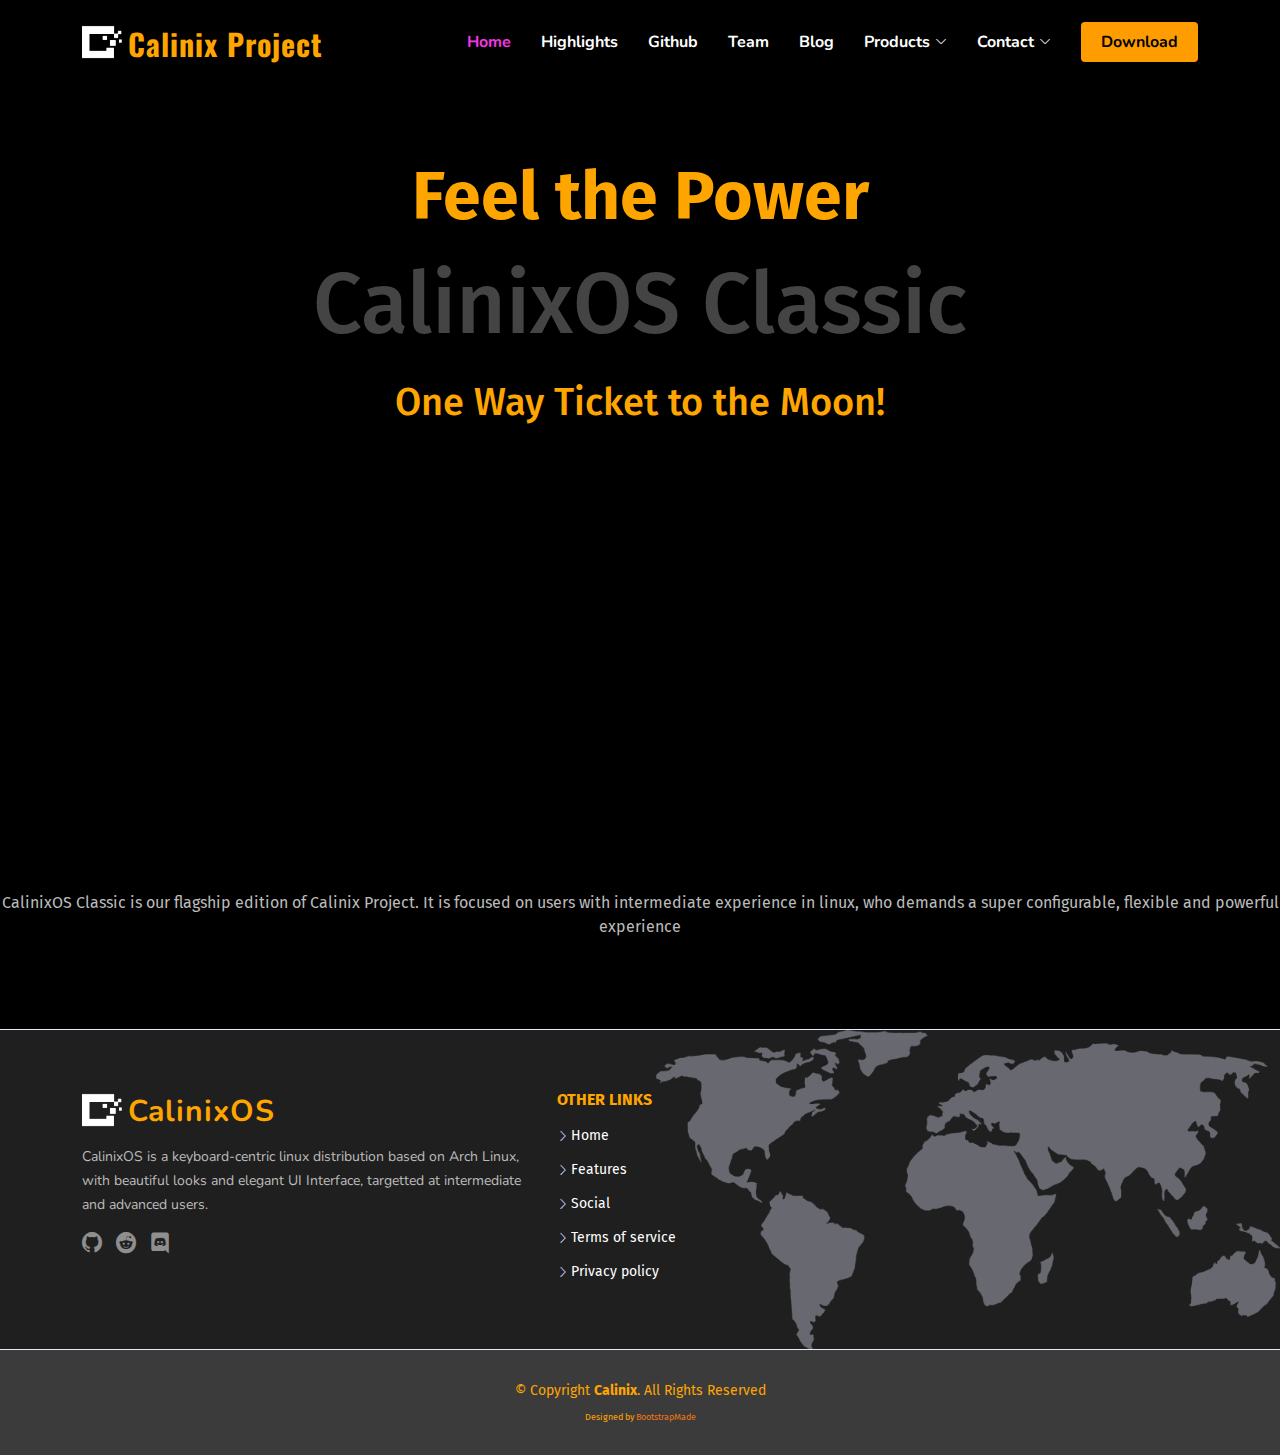
<file: calinixos.html>
<!DOCTYPE html> 
<html lang="en">

<head>
  <link rel="preconnect" href="https://fonts.googleapis.com">
<link rel="preconnect" href="https://fonts.gstatic.com" crossorigin>
<link href="https://fonts.googleapis.com/css2?family=Poppins:wght@500&display=swap" rel="stylesheet">
  <link rel="preconnect" href="https://fonts.googleapis.com">
  <link rel="preconnect" href="https://fonts.gstatic.com" crossorigin>
  <link href="https://fonts.googleapis.com/css2?family=Fira+Sans&family=Poppins:wght@500&display=swap" rel="stylesheet">
  <meta charset="utf-8">
  <meta content="width=device-width, initial-scale=1.0" name="viewport">
  <link rel="preconnect" href="https://fonts.googleapis.com">
<link rel="preconnect" href="https://fonts.gstatic.com" crossorigin>
<link href="https://fonts.googleapis.com/css2?family=Lobster&display=swap" rel="stylesheet">
  <title>The Calinix Project</title>
  <meta content="" name="description">

  <meta content="" name="keywords">

  <!-- Favicons -->
  <link href="assets/img/favicon.png" rel="icon">
  <link href="assets/img/apple-touch-icon.png" rel="apple-touch-icon">

  <!-- Google Fonts -->
  <link href="https://fonts.googleapis.com/css?family=Open+Sans:300,300i,400,400i,600,600i,700,700i|Nunito:300,300i,400,400i,600,600i,700,700i|Poppins:300,300i,400,400i,500,500i,600,600i,700,700i" rel="stylesheet">

  <!-- Vendor CSS Files -->
  <link href="assets/vendor/bootstrap/css/bootstrap.min.css" rel="stylesheet">
  <link href="assets/vendor/bootstrap-icons/bootstrap-icons.css" rel="stylesheet">
  <link href="assets/vendor/aos/aos.css" rel="stylesheet">
  <link href="assets/vendor/remixicon/remixicon.css" rel="stylesheet">
  <link href="assets/vendor/swiper/swiper-bundle.min.css" rel="stylesheet">
  <link href="assets/vendor/glightbox/css/glightbox.min.css" rel="stylesheet">

  <!-- Template Main CSS File -->
  <link href="assets/css/cosstyles.css" rel="stylesheet">

  </head>

<body>

  <!-- ======= Header ======= -->
  <header id="header" class="header fixed-top">
    <div class="container-fluid container-xl d-flex align-items-center justify-content-between">

      <a href="index.html" class="logo d-flex align-items-center">
        <img src="assets/img/logo.png" style="filter: brightness(0) invert(1);" alt="">
        <span>Calinix Project</span>
      </a>

      <nav id="navbar" class="navbar">
        <ul>
          <li><a class="nav-link scrollto active" href="index.html">Home</a></li>
          <li><a class="nav-link scrollto" href="highlights.html">Highlights</a></li>
          <li><a class="nav-link scrollto" href="https://github.com/Calinix-Team/">Github</a></li>
          <li><a class="nav-link scrollto" href="#team">Team</a></li>
          <li><a href="https://calinixos.blogspot.com">Blog</a></li>
          <li class="dropdown"><a href="#"><span>Products</span> <i class="bi bi-chevron-down"></i></a>
            <ul>
              <li><a href="get-involved.html">Get Involved</a></li>
              <li class="dropdown"><a href="#"><span>CalinixOS</span> <i class="bi bi-chevron-right"></i></a>
                <ul>
                  <li><a href="http://get.calinix.tech/cosc/">CalinixOS</a></li>
                  <li><a href="#">CalinixOS LTS</a></li>
                  <li><a href="#">CalinixOS Gex</a></li>
                </ul>
              </li>

              <!-- <li><a href="#">Drop Down 2</a></li>
              <li><a href="#">Drop Down 3</a></li>
              <li><a href="#">Drop Down 4</a></li> -->
            </ul>
          <li class="dropdown"><a href="#"><span>Contact</span> <i class="bi bi-chevron-down"></i></a>
            <ul>
              <li><a href="https://tinyurl.com/calinixdisc">Discord</a></li>
              <li><a href="mailto:arghyasarkar.nolan@gmail.com">Mail</a></li>
              <li><a href="https://calinixos.forummotion.com">Forum</a></li>
              <li><a href="https://reddit.com/r/CalinixOS">Reddit</a></li>
            </ul>
          </li>
          <li><a class="getstarted scrollto" href="download.html">Download</a></li>
        </ul>
        <i class="bi bi-list mobile-nav-toggle"></i>
      </nav><!-- .navbar -->

    </div>
  </header><!-- End Header -->
  <br><br><br><br>
 <main>
<section class="hero">
  <h1>Feel the Power</h1>
  <h2>CalinixOS Classic</h2>
  <br>
  <h3>One Way Ticket to the Moon!</h3>
</section>
<section class="about">
  <p>CalinixOS Classic is our flagship edition of Calinix Project. It is focused on users with intermediate experience in linux, who demands a super configurable, flexible and powerful experience</p>
</section>
  </main><!-- End #main -->

  <!-- ======= Footer ======= -->
  <footer id="footer" class="footer">


    <div class="footer-top">
      <div class="container">
        <div class="row gy-4">
          <div class="col-lg-5 col-md-12 footer-info">
            <a href="index.html" class="logo d-flex align-items-center">
              <img src="assets/img/logo.png" style="filter: brightness(0) invert(1);" alt="">
              <span>CalinixOS</span>
            </a>
            <p>CalinixOS is a keyboard-centric linux distribution based on Arch Linux, with beautiful looks and elegant UI Interface, targetted at intermediate and advanced users.</p>
            <div class="social-links mt-3">
              <a href="https://github.com/Calinix-Team" class="github"><i class="bi bi-github"></i></a>
              <a href="https://reddit.com/r/CalinixOS" class="reddit"><i class="bi bi-reddit"></i></a>
              <a href="https://discord.gg/MtQddKmevk" class="discord"><i class="bi bi-discord bx bxl-discord"></i></a>
              <!-- <a href="#" class="linkedin"><i class="bi bi-linkedin bx bxl-linkedin"></i></a> -->
            </div>
          </div>

          <div class="col-lg-2 col-6 footer-links">
            <h4>Other Links</h4>
            <ul>
              <li><i class="bi bi-chevron-right"></i> <a href="#">Home</a></li>
              <li><i class="bi bi-chevron-right"></i> <a href="#">Features</a></li>
              <li><i class="bi bi-chevron-right"></i> <a href="#">Social</a></li>
              <li><i class="bi bi-chevron-right"></i> <a href="#contact">Terms of service</a></li>
              <li><i class="bi bi-chevron-right"></i> <a href="#">Privacy policy</a></li>
            </ul>
          </div>

          <!-- <div class="col-lg-2 col-6 footer-links">
            <h4>Our Services</h4>
            <ul>
              <li><i class="bi bi-chevron-right"></i> <a href="#">Web Design</a></li>
              <li><i class="bi bi-chevron-right"></i> <a href="#">Web Development</a></li>
              <li><i class="bi bi-chevron-right"></i> <a href="#">Product Management</a></li>
              <li><i class="bi bi-chevron-right"></i> <a href="#">Marketing</a></li>
              <li><i class="bi bi-chevron-right"></i> <a href="#">Graphic Design</a></li>
            </ul>
          </div> -->

        </div>
      </div>
    </div>

    <div class="container">
      <div class="copyright">
        &copy; Copyright <strong><span>Calinix</span></strong>. All Rights Reserved
      </div>
      <div class="credits" style="font-size: 9px;">
        <!-- All the links in the footer should remain intact. -->
        <!-- You can delete the links only if you purchased the pro version. -->
        <!-- Licensing information: https://bootstrapmade.com/license/ -->
        <!-- Purchase the pro version with working PHP/AJAX contact form: https://bootstrapmade.com/flexstart-bootstrap-startup-template/ -->
        Designed by <a href="https://bootstrapmade.com/">BootstrapMade</a>
      </div>
    </div>
  </footer><!-- End Footer -->

  <a href="#" class="back-to-top d-flex align-items-center justify-content-center"><i class="bi bi-arrow-up-short"></i></a>

  <!-- Vendor JS Files -->
  <script src="assets/vendor/bootstrap/js/bootstrap.bundle.js"></script>
  <script src="assets/vendor/aos/aos.js"></script>
  <script src="assets/vendor/php-email-form/validate.js"></script>
  <script src="assets/vendor/swiper/swiper-bundle.min.js"></script>
  <script src="assets/vendor/purecounter/purecounter.js"></script>
  <script src="assets/vendor/isotope-layout/isotope.pkgd.min.js"></script>
  <script src="assets/vendor/glightbox/js/glightbox.min.js"></script>

  <!-- Template Main JS File -->
  <script src="assets/js/main.js"></script>

</body>

</html>
</file>
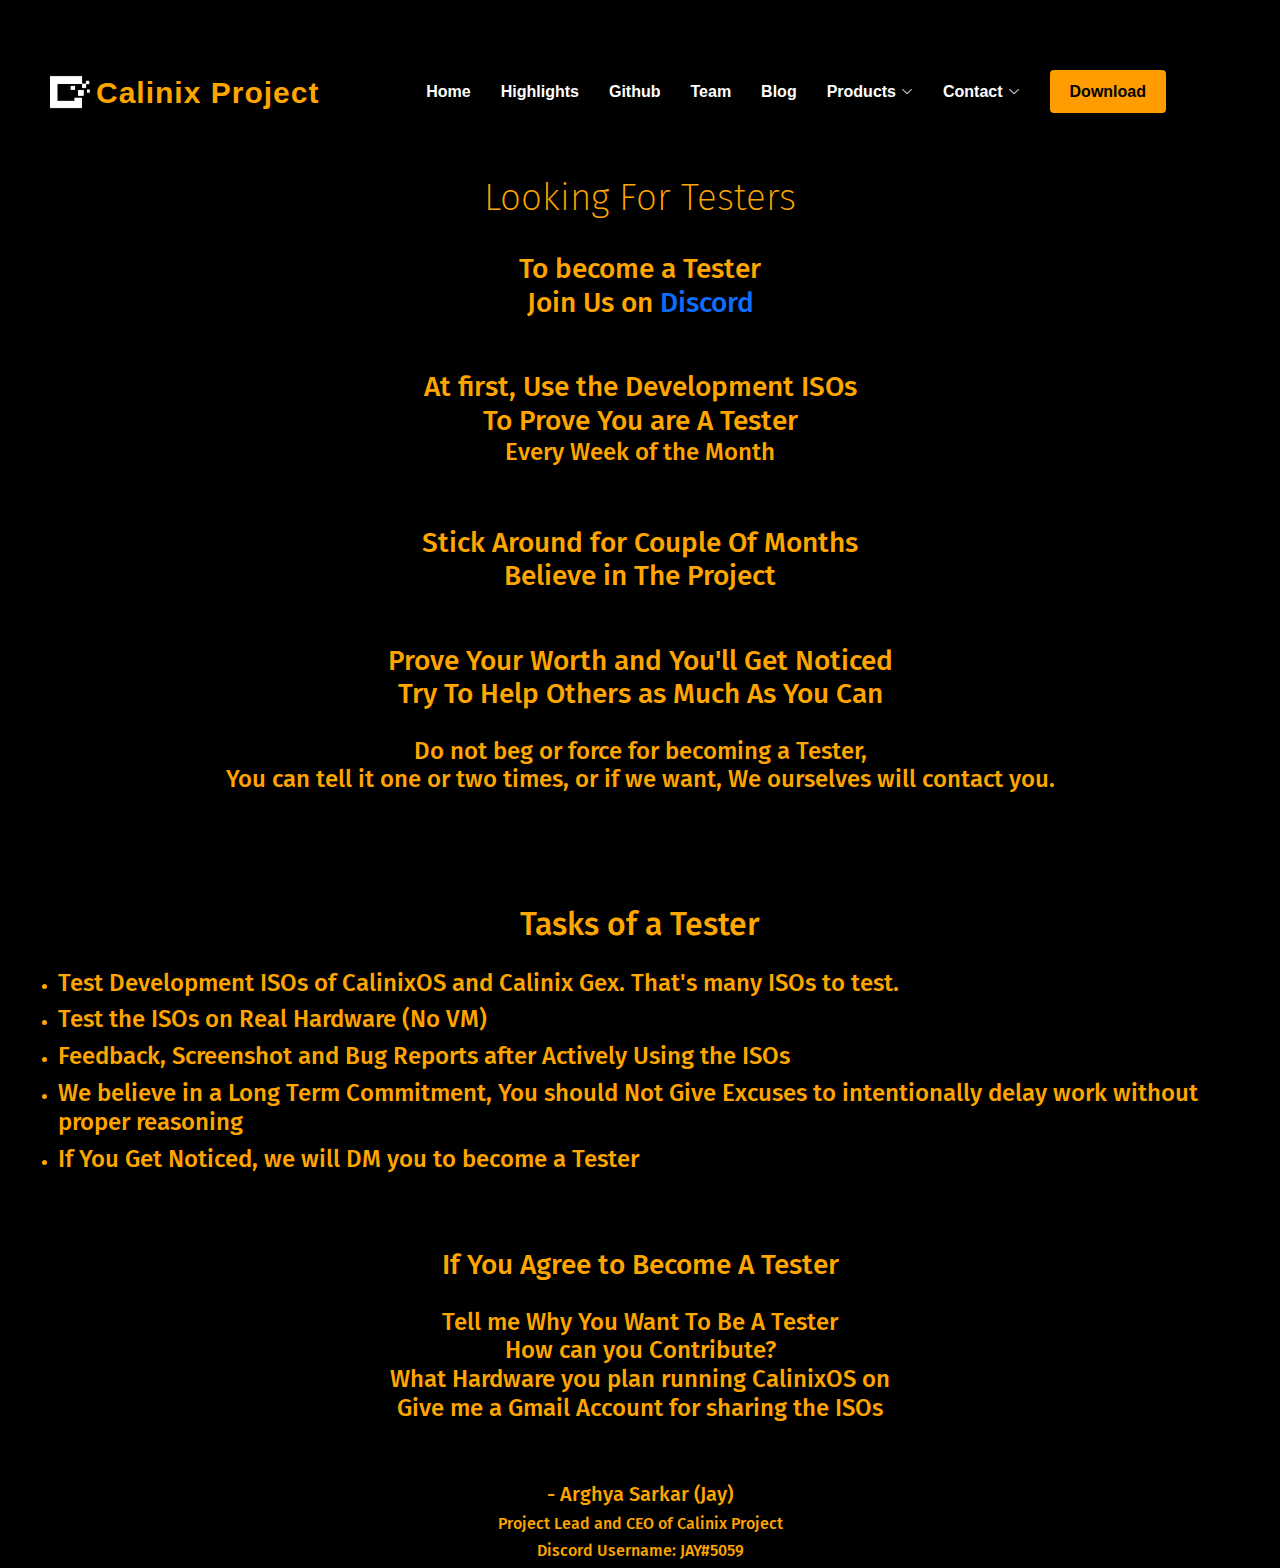
<file: get-involved.html>
<!DOCTYPE html>
<html lang="en">

<head>
    <link rel="preconnect" href="https://fonts.googleapis.com">
    <link rel="preconnect" href="https://fonts.gstatic.com" crossorigin>
    <link href="https://fonts.googleapis.com/css2?family=Poppins:wght@500&display=swap" rel="stylesheet">
      <link rel="preconnect" href="https://fonts.googleapis.com">
      <link rel="preconnect" href="https://fonts.gstatic.com" crossorigin>
      <link href="https://fonts.googleapis.com/css2?family=Fira+Sans&family=Poppins:wght@500&display=swap" rel="stylesheet">
      <meta charset="utf-8">
      <meta content="width=device-width, initial-scale=1.0" name="viewport">
      <link rel="preconnect" href="https://fonts.googleapis.com">
    <link rel="preconnect" href="https://fonts.gstatic.com" crossorigin>
    <link href="https://fonts.googleapis.com/css2?family=Lobster&display=swap" rel="stylesheet">
  <meta charset="UTF-8">
  <meta name="viewport" content="width=device-width, initial-scale=1.0"> <!-- displays site properly based on user's device -->
  <link href="assets/img/favicon.png" rel="icon">
  <link href="assets/img/apple-touch-icon.png" rel="apple-touch-icon">
  <link href="assets/vendor/bootstrap/css/bootstrap.min.css" rel="stylesheet">
  <link href="assets/vendor/bootstrap-icons/bootstrap-icons.css" rel="stylesheet">
  <link href="assets/vendor/aos/aos.css" rel="stylesheet">
  <link href="assets/vendor/remixicon/remixicon.css" rel="stylesheet">
  <link href="assets/vendor/swiper/swiper-bundle.min.css" rel="stylesheet">
  <link href="assets/vendor/glightbox/css/glightbox.min.css" rel="stylesheet">

  <link rel="stylesheet" href="assets/css/dlstyles.css">
  <link rel="preconnect" href="https://fonts.googleapis.com">
  <link rel="preconnect" href="https://fonts.gstatic.com" crossorigin>
  <link href="https://fonts.googleapis.com/css2?family=Poppins:wght@200;400;600&display=swap" rel="stylesheet">

  <title>Download CalinixOS Alpha 5</title>

</head>

<body>
  <br><br><br><br><br>
    <!-- ======= Header ======= -->
  <header id="header" class="header fixed-top">
    <div class="container-fluid container-xl d-flex align-items-center justify-content-between">

      <a href="index.html" class="logo d-flex align-items-center">
        <img src="assets/img/logo.png" style="filter: brightness(0) invert(1);" alt="">
        <span id="het">Calinix Project</span>
      </a>

      <nav id="navbar" class="navbar">
        <ul>
          <li><a class="nav-link scrollto" href="index.html">Home</a></li>
          <li><a class="nav-link scrollto" href="highlights.html">Highlights</a></li>
          <li><a class="nav-link scrollto" href="https://github.com/Calinix-Team/">Github</a></li>
          <li><a class="nav-link scrollto" href="team.html">Team</a></li>
          <li><a href="https://calinixos.blogspot.com">Blog</a></li>
          <li class="dropdown"><a href="#"><span>Products</span> <i class="bi bi-chevron-down"></i></a>
            <ul>
              <li><a href="get-involved.html">Get Involved</a></li>
              <li class="dropdown"><a href="#"><span>CalinixOS</span> <i class="bi bi-chevron-right"></i></a>
                <ul>
                  <li><a href="http://get.calinix.tech/cosc/">CalinixOS</a></li>
                  <li><a href="#">CalinixOS LTS</a></li>
                  <li><a href="#">CalinixOS Gex</a></li>
                </ul>
              </li>

              <!-- <li><a href="#">Drop Down 2</a></li>
              <li><a href="#">Drop Down 3</a></li>
              <li><a href="#">Drop Down 4</a></li> -->
            </ul>
          <li class="dropdown"><a href="#"><span>Contact</span> <i class="bi bi-chevron-down"></i></a>
            <ul>
              <li><a href="https://tinyurl.com/calinixdisc">Discord</a></li>
              <li><a href="mailto:arghyasarkar.nolan@gmail.com">Mail</a></li>
              <li><a href="https://calinixos.forummotion.com">Forum</a></li>
              <li><a href="https://reddit.com/r/CalinixOS">Reddit</a></li>
              <li><a href="get-involved.html">Get Involved</a></li>
            </ul>
          </li>
          <li><a class="active getstarted scrollto" href="download.html">Download</a></li>
        </ul>
        <i class="bi bi-list mobile-nav-toggle"></i>
      </nav><!-- .navbar -->

    </div>
  </header><!-- End Header -->
  <!-- Headings' Section -->
  <div id="header">
    <h1 class="main-heading">Looking For Testers
    </h1>
    <p class="main-paragraph"></p>
    </div>
    <div style="text-align:center;">
      <h3 style="color:orange">To become a Tester</h3>
      <h3 style="color:orange">Join Us on <a href="https://tinyurl.com/calinixdisc">Discord</a></h3>
    </div>
    <br><br>
    <div style="text-align:center;">
  <h3 style="color:orange">At first, Use the Development ISOs</h3>
  <h3 style="color:orange">To Prove You are A Tester</a></h3>
  <h4 style="color:orange">Every Week of the Month</h4>
</div>
<br><br>
    <div style="text-align:center;">
  <h3 style="color:orange">Stick Around for Couple Of Months</h3>
  <h3 style="color:orange">Believe in The Project</h3>
</div>
<br><br>
<div style="text-align:center;">
<h3 style="color:orange">Prove Your Worth and You'll Get Noticed</h3>
<h3 style="color:orange">Try To Help Others as Much As You Can</h3>
<br>
<h4 style="color:orange">Do not beg or force for becoming a Tester, <br>You can tell it one or two times, or if we want, We ourselves will contact you.</h4>
</div>
<br><br><br><br>
<h2>Tasks of a Tester</h2>
<br>
<ul>
  <li style="color: orange;">
    <h4>
      Test Development ISOs of CalinixOS and Calinix Gex. That's many ISOs to test.
    </h4>
  </li>
  <li style="color: orange;">
    <h4>
      Test the ISOs on Real Hardware (No VM)
    </h4>
  </li>
  <li style="color: orange;">
    <h4>
      Feedback, Screenshot and Bug Reports after Actively Using the ISOs
    </h4>
  </li>
  <li style="color: orange;">
    <h4>
        We believe in a Long Term Commitment, You should Not Give Excuses to intentionally delay work without proper reasoning
    </h4>
  </li>
  <li style="color: orange;">
    <h4>
      If You Get Noticed, we will DM you to become a Tester
    </h4>
  </li>
</ul>

<br><br>
<div style="text-align:center;">
  <h3 style="color:orange">If You Agree to Become A Tester</h3><br>
  <h4 style="color:orange">Tell me Why You Want To Be A Tester <br>How can you Contribute?<br>What Hardware you plan running CalinixOS on <br>Give me a Gmail Account for sharing the ISOs</h4>
</div>
<br><br>
<div style="text-align:center;">
  <h5 style="color:orange">- Arghya Sarkar (Jay)</h5>
  <h6 style="color:orange">Project Lead and CEO of Calinix Project</h6>
  <h6 style="color:orange">Discord Username: JAY#5059</h6>
</div>
  </main>


</body>
<script src="assets/vendor/bootstrap/js/bootstrap.bundle.js"></script>
<script src="assets/vendor/aos/aos.js"></script>
<script src="assets/vendor/php-email-form/validate.js"></script>
<script src="assets/vendor/swiper/swiper-bundle.min.js"></script>
<script src="assets/vendor/purecounter/purecounter.js"></script>
<script src="assets/vendor/isotope-layout/isotope.pkgd.min.js"></script>
<script src="assets/vendor/glightbox/js/glightbox.min.js"></script>

<!-- Template Main JS File -->
<script src="assets/js/main.js"></script>
</html>
</file>
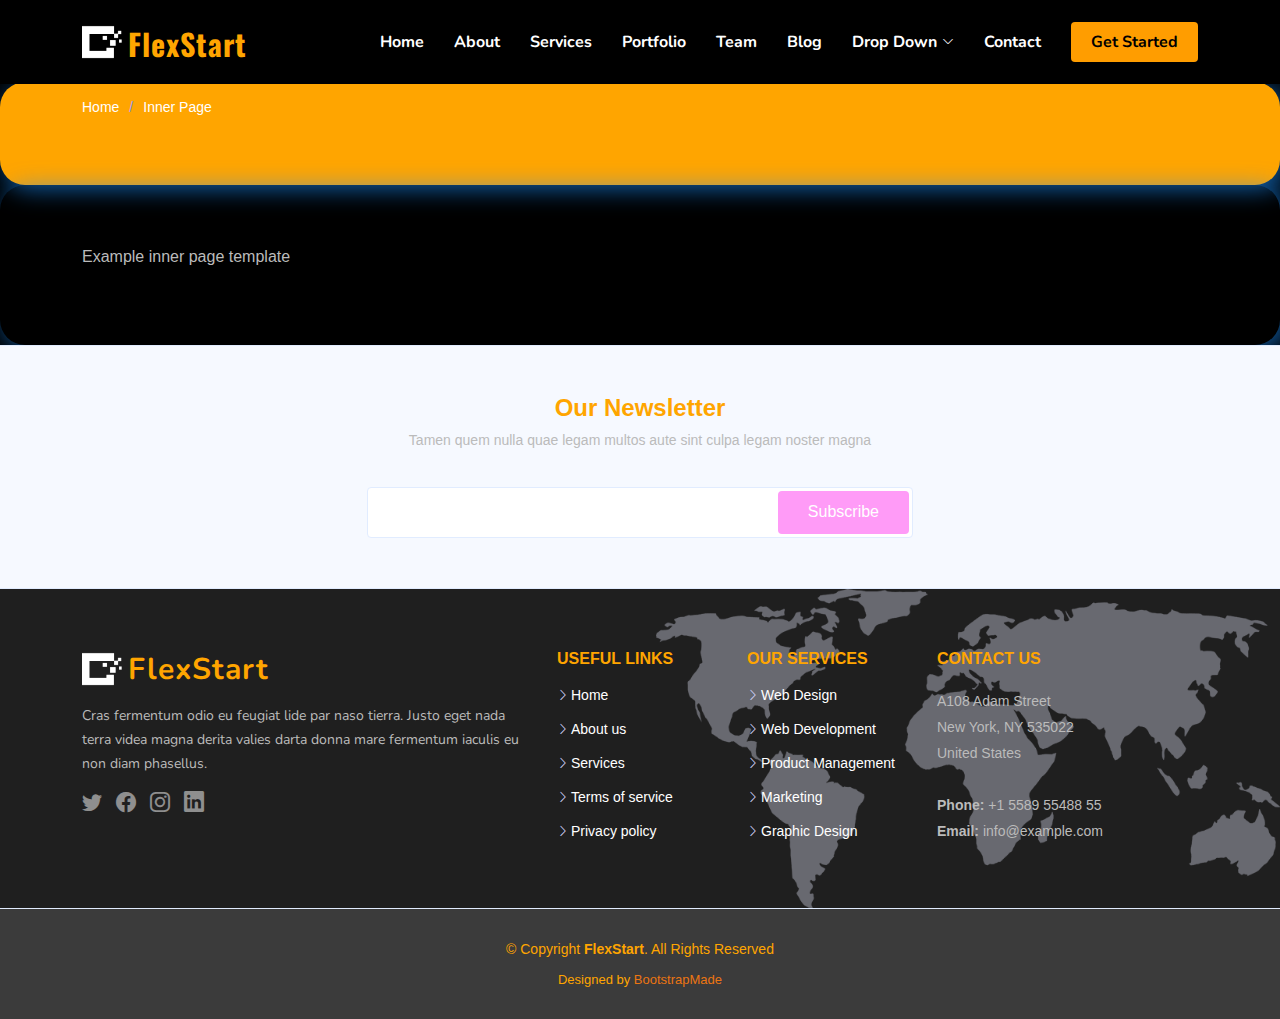
<file: inner-page.html>
<!DOCTYPE html>
<html lang="en">

<head>
  <meta charset="utf-8">
  <meta content="width=device-width, initial-scale=1.0" name="viewport">

  <title>Inner Page - FlexStart Bootstrap Template</title>
  <meta content="" name="description">
  <meta content="" name="keywords">

  <!-- Favicons -->
  <link href="assets/img/favicon.png" rel="icon">
  <link href="assets/img/apple-touch-icon.png" rel="apple-touch-icon">

  <!-- Google Fonts -->
  <link href="https://fonts.googleapis.com/css?family=Open+Sans:300,300i,400,400i,600,600i,700,700i|Nunito:300,300i,400,400i,600,600i,700,700i|Poppins:300,300i,400,400i,500,500i,600,600i,700,700i" rel="stylesheet">

  <!-- Vendor CSS Files -->
  <link href="assets/vendor/bootstrap/css/bootstrap.min.css" rel="stylesheet">
  <link href="assets/vendor/bootstrap-icons/bootstrap-icons.css" rel="stylesheet">
  <link href="assets/vendor/aos/aos.css" rel="stylesheet">
  <link href="assets/vendor/remixicon/remixicon.css" rel="stylesheet">
  <link href="assets/vendor/swiper/swiper-bundle.min.css" rel="stylesheet">
  <link href="assets/vendor/glightbox/css/glightbox.min.css" rel="stylesheet">

  <!-- Template Main CSS File -->
  <link href="assets/css/style.css" rel="stylesheet">

  <!-- =======================================================
  * Template Name: FlexStart - v1.6.0
  * Template URL: https://bootstrapmade.com/flexstart-bootstrap-startup-template/
  * Author: BootstrapMade.com
  * License: https://bootstrapmade.com/license/
  ======================================================== -->
</head>

<body>

  <!-- ======= Header ======= -->
  <header id="header" class="header fixed-top">
    <div class="container-fluid container-xl d-flex align-items-center justify-content-between">

      <a href="index.html" class="logo d-flex align-items-center">
        <img src="assets/img/logo.png" alt="">
        <span>FlexStart</span>
      </a>

      <nav id="navbar" class="navbar">
        <ul>
          <li><a class="nav-link scrollto " href="#hero">Home</a></li>
          <li><a class="nav-link scrollto" href="#about">About</a></li>
          <li><a class="nav-link scrollto" href="#services">Services</a></li>
          <li><a class="nav-link scrollto" href="#portfolio">Portfolio</a></li>
          <li><a class="nav-link scrollto" href="#team">Team</a></li>
          <li><a href="https://calinixos.blogspot.com">Blog</a></li>
          <li class="dropdown"><a href="#"><span>Drop Down</span> <i class="bi bi-chevron-down"></i></a>
            <ul>
              <li><a href="#">Drop Down 1</a></li>
              <li class="dropdown"><a href="#"><span>Deep Drop Down</span> <i class="bi bi-chevron-right"></i></a>
                <ul>
                  <li><a href="#">Deep Drop Down 1</a></li>
                  <li><a href="#">Deep Drop Down 2</a></li>
                  <li><a href="#">Deep Drop Down 3</a></li>
                  <li><a href="#">Deep Drop Down 4</a></li>
                  <li><a href="#">Deep Drop Down 5</a></li>
                </ul>
              </li>
              <li><a href="#">Drop Down 2</a></li>
              <li><a href="#">Drop Down 3</a></li>
              <li><a href="#">Drop Down 4</a></li>
            </ul>
          </li>
          <li><a class="nav-link scrollto" href="#contact">Contact</a></li>
          <li><a class="getstarted scrollto" href="#about">Get Started</a></li>
        </ul>
        <i class="bi bi-list mobile-nav-toggle"></i>
      </nav><!-- .navbar -->

    </div>
  </header><!-- End Header -->

  <main id="main">

    <!-- ======= Breadcrumbs ======= -->
    <section class="breadcrumbs">
      <div class="container">

        <ol>
          <li><a href="index.html">Home</a></li>
          <li>Inner Page</li>
        </ol>
        <h2>Inner Page</h2>

      </div>
    </section><!-- End Breadcrumbs -->

    <section class="inner-page">
      <div class="container">
        <p>
          Example inner page template
        </p>
      </div>
    </section>

  </main><!-- End #main -->

  <!-- ======= Footer ======= -->
  <footer id="footer" class="footer">

    <div class="footer-newsletter">
      <div class="container">
        <div class="row justify-content-center">
          <div class="col-lg-12 text-center">
            <h4>Our Newsletter</h4>
            <p>Tamen quem nulla quae legam multos aute sint culpa legam noster magna</p>
          </div>
          <div class="col-lg-6">
            <form action="" method="post">
              <input type="email" name="email"><input type="submit" value="Subscribe">
            </form>
          </div>
        </div>
      </div>
    </div>

    <div class="footer-top">
      <div class="container">
        <div class="row gy-4">
          <div class="col-lg-5 col-md-12 footer-info">
            <a href="index.html" class="logo d-flex align-items-center">
              <img src="assets/img/logo.png" alt="">
              <span>FlexStart</span>
            </a>
            <p>Cras fermentum odio eu feugiat lide par naso tierra. Justo eget nada terra videa magna derita valies darta donna mare fermentum iaculis eu non diam phasellus.</p>
            <div class="social-links mt-3">
              <a href="#" class="twitter"><i class="bi bi-twitter"></i></a>
              <a href="#" class="facebook"><i class="bi bi-facebook"></i></a>
              <a href="#" class="instagram"><i class="bi bi-instagram bx bxl-instagram"></i></a>
              <a href="#" class="linkedin"><i class="bi bi-linkedin bx bxl-linkedin"></i></a>
            </div>
          </div>

          <div class="col-lg-2 col-6 footer-links">
            <h4>Useful Links</h4>
            <ul>
              <li><i class="bi bi-chevron-right"></i> <a href="#">Home</a></li>
              <li><i class="bi bi-chevron-right"></i> <a href="#">About us</a></li>
              <li><i class="bi bi-chevron-right"></i> <a href="#">Services</a></li>
              <li><i class="bi bi-chevron-right"></i> <a href="#">Terms of service</a></li>
              <li><i class="bi bi-chevron-right"></i> <a href="#">Privacy policy</a></li>
            </ul>
          </div>

          <div class="col-lg-2 col-6 footer-links">
            <h4>Our Services</h4>
            <ul>
              <li><i class="bi bi-chevron-right"></i> <a href="#">Web Design</a></li>
              <li><i class="bi bi-chevron-right"></i> <a href="#">Web Development</a></li>
              <li><i class="bi bi-chevron-right"></i> <a href="#">Product Management</a></li>
              <li><i class="bi bi-chevron-right"></i> <a href="#">Marketing</a></li>
              <li><i class="bi bi-chevron-right"></i> <a href="#">Graphic Design</a></li>
            </ul>
          </div>

          <div class="col-lg-3 col-md-12 footer-contact text-center text-md-start">
            <h4>Contact Us</h4>
            <p>
              A108 Adam Street <br>
              New York, NY 535022<br>
              United States <br><br>
              <strong>Phone:</strong> +1 5589 55488 55<br>
              <strong>Email:</strong> info@example.com<br>
            </p>

          </div>

        </div>
      </div>
    </div>

    <div class="container">
      <div class="copyright">
        &copy; Copyright <strong><span>FlexStart</span></strong>. All Rights Reserved
      </div>
      <div class="credits">
        <!-- All the links in the footer should remain intact. -->
        <!-- You can delete the links only if you purchased the pro version. -->
        <!-- Licensing information: https://bootstrapmade.com/license/ -->
        <!-- Purchase the pro version with working PHP/AJAX contact form: https://bootstrapmade.com/flexstart-bootstrap-startup-template/ -->
        Designed by <a href="https://bootstrapmade.com/">BootstrapMade</a>
      </div>
    </div>
  </footer><!-- End Footer -->

  <a href="#" class="back-to-top d-flex align-items-center justify-content-center"><i class="bi bi-arrow-up-short"></i></a>

  <!-- Vendor JS Files -->
  <script src="assets/vendor/bootstrap/js/bootstrap.bundle.js"></script>
  <script src="assets/vendor/aos/aos.js"></script>
  <script src="assets/vendor/php-email-form/validate.js"></script>
  <script src="assets/vendor/swiper/swiper-bundle.min.js"></script>
  <script src="assets/vendor/purecounter/purecounter.js"></script>
  <script src="assets/vendor/isotope-layout/isotope.pkgd.min.js"></script>
  <script src="assets/vendor/glightbox/js/glightbox.min.js"></script>

  <!-- Template Main JS File -->
  <script src="assets/js/main.js"></script>

</body>

</html>
</file>
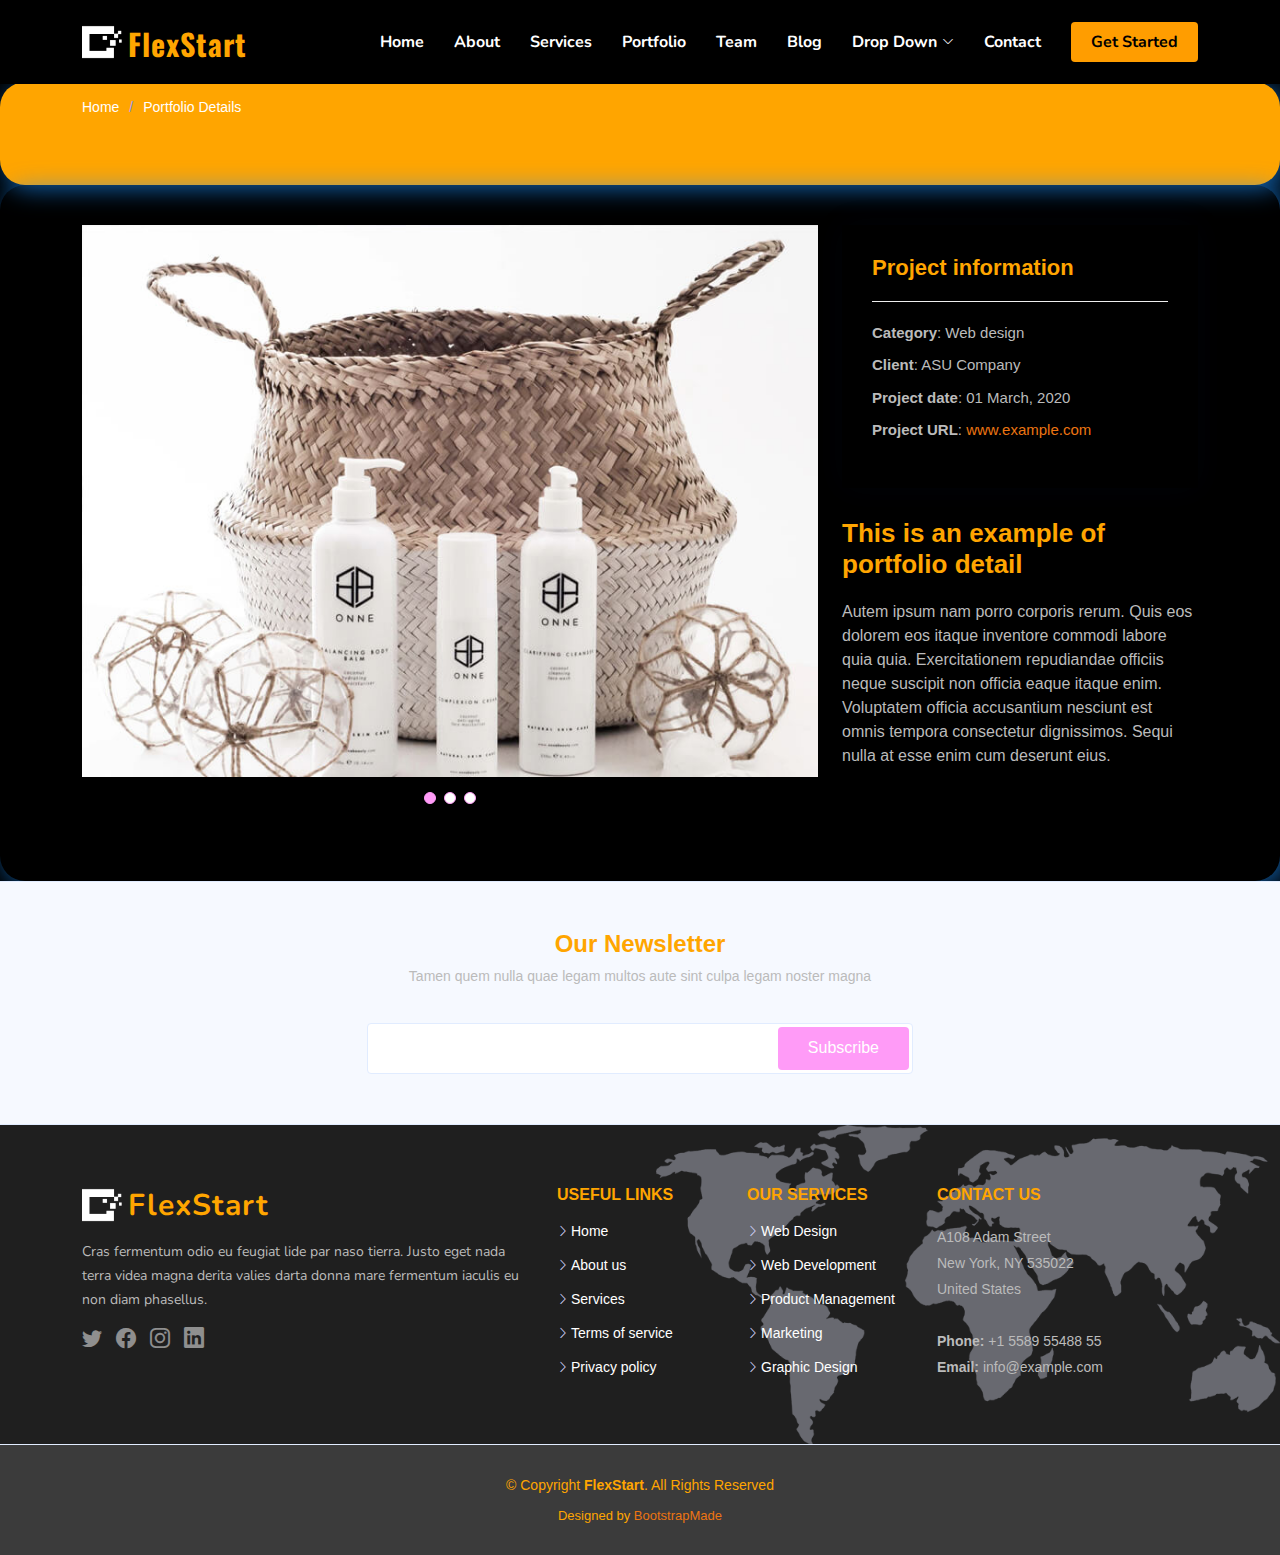
<file: portfolio-details.html>
<!DOCTYPE html>
<html lang="en">

<head>
  <meta charset="utf-8">
  <meta content="width=device-width, initial-scale=1.0" name="viewport">

  <title>Portfolio Details - FlexStart Bootstrap Template</title>
  <meta content="" name="description">
  <meta content="" name="keywords">

  <!-- Favicons -->
  <link href="assets/img/favicon.png" rel="icon">
  <link href="assets/img/apple-touch-icon.png" rel="apple-touch-icon">

  <!-- Google Fonts -->
  <link href="https://fonts.googleapis.com/css?family=Open+Sans:300,300i,400,400i,600,600i,700,700i|Nunito:300,300i,400,400i,600,600i,700,700i|Poppins:300,300i,400,400i,500,500i,600,600i,700,700i" rel="stylesheet">

  <!-- Vendor CSS Files -->
  <link href="assets/vendor/bootstrap/css/bootstrap.min.css" rel="stylesheet">
  <link href="assets/vendor/bootstrap-icons/bootstrap-icons.css" rel="stylesheet">
  <link href="assets/vendor/aos/aos.css" rel="stylesheet">
  <link href="assets/vendor/remixicon/remixicon.css" rel="stylesheet">
  <link href="assets/vendor/swiper/swiper-bundle.min.css" rel="stylesheet">
  <link href="assets/vendor/glightbox/css/glightbox.min.css" rel="stylesheet">

  <!-- Template Main CSS File -->
  <link href="assets/css/style.css" rel="stylesheet">

  <!-- =======================================================
  * Template Name: FlexStart - v1.6.0
  * Template URL: https://bootstrapmade.com/flexstart-bootstrap-startup-template/
  * Author: BootstrapMade.com
  * License: https://bootstrapmade.com/license/
  ======================================================== -->
</head>

<body>

  <!-- ======= Header ======= -->
  <header id="header" class="header fixed-top">
    <div class="container-fluid container-xl d-flex align-items-center justify-content-between">

      <a href="index.html" class="logo d-flex align-items-center">
        <img src="assets/img/logo.png" alt="">
        <span>FlexStart</span>
      </a>

      <nav id="navbar" class="navbar">
        <ul>
          <li><a class="nav-link scrollto " href="#hero">Home</a></li>
          <li><a class="nav-link scrollto" href="#about">About</a></li>
          <li><a class="nav-link scrollto" href="#services">Services</a></li>
          <li><a class="nav-link scrollto" href="#portfolio">Portfolio</a></li>
          <li><a class="nav-link scrollto" href="#team">Team</a></li>
          <li><a href="https://calinixos.blogspot.com">Blog</a></li>
          <li class="dropdown"><a href="#"><span>Drop Down</span> <i class="bi bi-chevron-down"></i></a>
            <ul>
              <li><a href="#">Drop Down 1</a></li>
              <li class="dropdown"><a href="#"><span>Deep Drop Down</span> <i class="bi bi-chevron-right"></i></a>
                <ul>
                  <li><a href="#">Deep Drop Down 1</a></li>
                  <li><a href="#">Deep Drop Down 2</a></li>
                  <li><a href="#">Deep Drop Down 3</a></li>
                  <li><a href="#">Deep Drop Down 4</a></li>
                  <li><a href="#">Deep Drop Down 5</a></li>
                </ul>
              </li>
              <li><a href="#">Drop Down 2</a></li>
              <li><a href="#">Drop Down 3</a></li>
              <li><a href="#">Drop Down 4</a></li>
            </ul>
          </li>
          <li><a class="nav-link scrollto" href="#contact">Contact</a></li>
          <li><a class="getstarted scrollto" href="#about">Get Started</a></li>
        </ul>
        <i class="bi bi-list mobile-nav-toggle"></i>
      </nav><!-- .navbar -->

    </div>
  </header><!-- End Header -->

  <main id="main">

    <!-- ======= Breadcrumbs ======= -->
    <section class="breadcrumbs">
      <div class="container">

        <ol>
          <li><a href="index.html">Home</a></li>
          <li>Portfolio Details</li>
        </ol>
        <h2>Portfolio Details</h2>

      </div>
    </section><!-- End Breadcrumbs -->

    <!-- ======= Portfolio Details Section ======= -->
    <section id="portfolio-details" class="portfolio-details">
      <div class="container">

        <div class="row gy-4">

          <div class="col-lg-8">
            <div class="portfolio-details-slider swiper">
              <div class="swiper-wrapper align-items-center">

                <div class="swiper-slide">
                  <img src="assets/img/portfolio/portfolio-1.jpg" alt="">
                </div>

                <div class="swiper-slide">
                  <img src="assets/img/portfolio/portfolio-2.jpg" alt="">
                </div>

                <div class="swiper-slide">
                  <img src="assets/img/portfolio/portfolio-3.jpg" alt="">
                </div>

              </div>
              <div class="swiper-pagination"></div>
            </div>
          </div>

          <div class="col-lg-4">
            <div class="portfolio-info">
              <h3>Project information</h3>
              <ul>
                <li><strong>Category</strong>: Web design</li>
                <li><strong>Client</strong>: ASU Company</li>
                <li><strong>Project date</strong>: 01 March, 2020</li>
                <li><strong>Project URL</strong>: <a href="#">www.example.com</a></li>
              </ul>
            </div>
            <div class="portfolio-description">
              <h2>This is an example of portfolio detail</h2>
              <p>
                Autem ipsum nam porro corporis rerum. Quis eos dolorem eos itaque inventore commodi labore quia quia. Exercitationem repudiandae officiis neque suscipit non officia eaque itaque enim. Voluptatem officia accusantium nesciunt est omnis tempora consectetur dignissimos. Sequi nulla at esse enim cum deserunt eius.
              </p>
            </div>
          </div>

        </div>

      </div>
    </section><!-- End Portfolio Details Section -->

  </main><!-- End #main -->

  <!-- ======= Footer ======= -->
  <footer id="footer" class="footer">

    <div class="footer-newsletter">
      <div class="container">
        <div class="row justify-content-center">
          <div class="col-lg-12 text-center">
            <h4>Our Newsletter</h4>
            <p>Tamen quem nulla quae legam multos aute sint culpa legam noster magna</p>
          </div>
          <div class="col-lg-6">
            <form action="" method="post">
              <input type="email" name="email"><input type="submit" value="Subscribe">
            </form>
          </div>
        </div>
      </div>
    </div>

    <div class="footer-top">
      <div class="container">
        <div class="row gy-4">
          <div class="col-lg-5 col-md-12 footer-info">
            <a href="index.html" class="logo d-flex align-items-center">
              <img src="assets/img/logo.png" alt="">
              <span>FlexStart</span>
            </a>
            <p>Cras fermentum odio eu feugiat lide par naso tierra. Justo eget nada terra videa magna derita valies darta donna mare fermentum iaculis eu non diam phasellus.</p>
            <div class="social-links mt-3">
              <a href="#" class="twitter"><i class="bi bi-twitter"></i></a>
              <a href="#" class="facebook"><i class="bi bi-facebook"></i></a>
              <a href="#" class="instagram"><i class="bi bi-instagram bx bxl-instagram"></i></a>
              <a href="#" class="linkedin"><i class="bi bi-linkedin bx bxl-linkedin"></i></a>
            </div>
          </div>

          <div class="col-lg-2 col-6 footer-links">
            <h4>Useful Links</h4>
            <ul>
              <li><i class="bi bi-chevron-right"></i> <a href="#">Home</a></li>
              <li><i class="bi bi-chevron-right"></i> <a href="#">About us</a></li>
              <li><i class="bi bi-chevron-right"></i> <a href="#">Services</a></li>
              <li><i class="bi bi-chevron-right"></i> <a href="#">Terms of service</a></li>
              <li><i class="bi bi-chevron-right"></i> <a href="#">Privacy policy</a></li>
            </ul>
          </div>

          <div class="col-lg-2 col-6 footer-links">
            <h4>Our Services</h4>
            <ul>
              <li><i class="bi bi-chevron-right"></i> <a href="#">Web Design</a></li>
              <li><i class="bi bi-chevron-right"></i> <a href="#">Web Development</a></li>
              <li><i class="bi bi-chevron-right"></i> <a href="#">Product Management</a></li>
              <li><i class="bi bi-chevron-right"></i> <a href="#">Marketing</a></li>
              <li><i class="bi bi-chevron-right"></i> <a href="#">Graphic Design</a></li>
            </ul>
          </div>

          <div class="col-lg-3 col-md-12 footer-contact text-center text-md-start">
            <h4>Contact Us</h4>
            <p>
              A108 Adam Street <br>
              New York, NY 535022<br>
              United States <br><br>
              <strong>Phone:</strong> +1 5589 55488 55<br>
              <strong>Email:</strong> info@example.com<br>
            </p>

          </div>

        </div>
      </div>
    </div>

    <div class="container">
      <div class="copyright">
        &copy; Copyright <strong><span>FlexStart</span></strong>. All Rights Reserved
      </div>
      <div class="credits">
        <!-- All the links in the footer should remain intact. -->
        <!-- You can delete the links only if you purchased the pro version. -->
        <!-- Licensing information: https://bootstrapmade.com/license/ -->
        <!-- Purchase the pro version with working PHP/AJAX contact form: https://bootstrapmade.com/flexstart-bootstrap-startup-template/ -->
        Designed by <a href="https://bootstrapmade.com/">BootstrapMade</a>
      </div>
    </div>
  </footer><!-- End Footer -->

  <a href="#" class="back-to-top d-flex align-items-center justify-content-center"><i class="bi bi-arrow-up-short"></i></a>

  <!-- Vendor JS Files -->
  <script src="assets/vendor/bootstrap/js/bootstrap.bundle.js"></script>
  <script src="assets/vendor/aos/aos.js"></script>
  <script src="assets/vendor/php-email-form/validate.js"></script>
  <script src="assets/vendor/swiper/swiper-bundle.min.js"></script>
  <script src="assets/vendor/purecounter/purecounter.js"></script>
  <script src="assets/vendor/isotope-layout/isotope.pkgd.min.js"></script>
  <script src="assets/vendor/glightbox/js/glightbox.min.js"></script>

  <!-- Template Main JS File -->
  <script src="assets/js/main.js"></script>

</body>

</html>
</file>
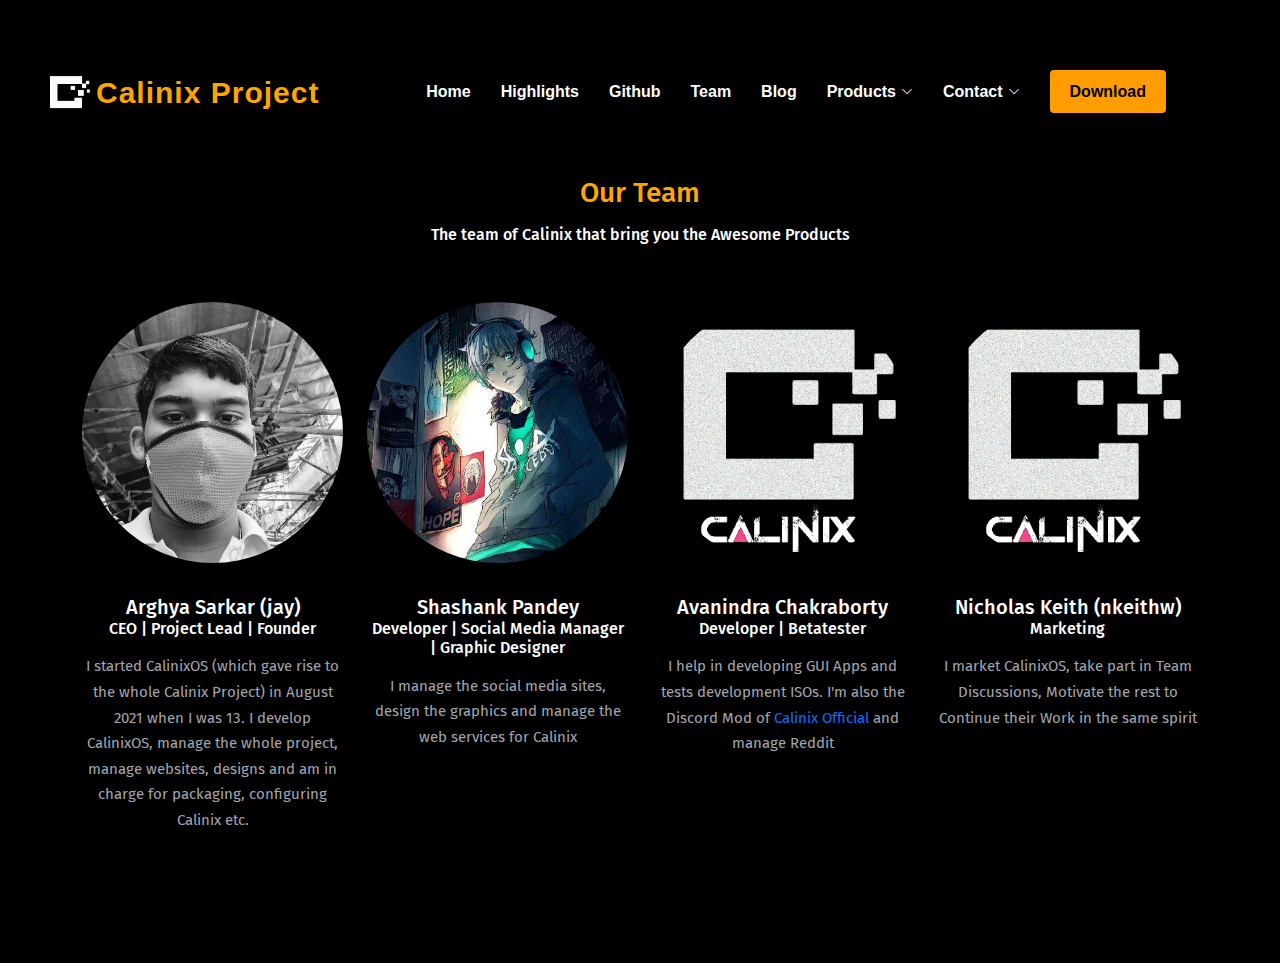
<file: team.html>
<!DOCTYPE html>
<html lang="en">

<head>
    <link rel="preconnect" href="https://fonts.googleapis.com">
    <link rel="preconnect" href="https://fonts.gstatic.com" crossorigin>
    <link href="https://fonts.googleapis.com/css2?family=Poppins:wght@500&display=swap" rel="stylesheet">
      <link rel="preconnect" href="https://fonts.googleapis.com">
      <link rel="preconnect" href="https://fonts.gstatic.com" crossorigin>
      <link href="https://fonts.googleapis.com/css2?family=Fira+Sans&family=Poppins:wght@500&display=swap" rel="stylesheet">
      <meta charset="utf-8">
      <meta content="width=device-width, initial-scale=1.0" name="viewport">
      <link rel="preconnect" href="https://fonts.googleapis.com">
    <link rel="preconnect" href="https://fonts.gstatic.com" crossorigin>
    <link href="https://fonts.googleapis.com/css2?family=Lobster&display=swap" rel="stylesheet">
  <meta charset="UTF-8">
  <meta name="viewport" content="width=device-width, initial-scale=1.0"> <!-- displays site properly based on user's device -->
  <link href="assets/img/favicon.png" rel="icon">
  <link href="assets/img/apple-touch-icon.png" rel="apple-touch-icon">
  <link href="assets/vendor/bootstrap/css/bootstrap.min.css" rel="stylesheet">
  <link href="assets/vendor/bootstrap-icons/bootstrap-icons.css" rel="stylesheet">
  <link href="assets/vendor/aos/aos.css" rel="stylesheet">
  <link href="assets/vendor/remixicon/remixicon.css" rel="stylesheet">
  <link href="assets/vendor/swiper/swiper-bundle.min.css" rel="stylesheet">
  <link href="assets/vendor/glightbox/css/glightbox.min.css" rel="stylesheet">

  <link rel="stylesheet" href="assets/css/dlstyles.css">
  <link rel="preconnect" href="https://fonts.googleapis.com">
  <link rel="preconnect" href="https://fonts.gstatic.com" crossorigin>
  <link href="https://fonts.googleapis.com/css2?family=Poppins:wght@200;400;600&display=swap" rel="stylesheet">

  <title>Meet the Team</title>

</head>
<style>
  *{
    color:white;
  }
</style>

<body>
    <!-- ======= Header ======= -->
  <header id="header" class="header fixed-top">
    <div class="container-fluid container-xl d-flex align-items-center justify-content-between">

      <a href="index.html" class="logo d-flex align-items-center">
        <img src="assets/img/logo.png" style="filter: brightness(0) invert(1);" alt="">
        <span id="het">Calinix Project</span>
      </a>

      <nav id="navbar" class="navbar">
        <ul>
          <li><a class="nav-link scrollto" href="index.html">Home</a></li>
          <li><a class="nav-link scrollto" href="highlights.html">Highlights</a></li>
          <li><a class="nav-link scrollto" href="https://github.com/Calinix-Team/Calinix-Arch">Github</a></li>
          <li><a class="nav-link scrollto" href="#team">Team</a></li>
          <li><a href="https://calinixos.blogspot.com">Blog</a></li>
          <li class="dropdown"><a href="#"><span>Products</span> <i class="bi bi-chevron-down"></i></a>
            <ul>
              <li><a href="get-involved.html">Get Involved</a></li>
              <li class="dropdown"><a href="#"><span>CalinixOS</span> <i class="bi bi-chevron-right"></i></a>
                <ul>
                  <li><a href="http://get.calinix.tech/cosc/">CalinixOS</a></li>
                  <li><a href="#">CalinixOS LTS</a></li>
                  <li><a href="#">CalinixOS Gex</a></li>
                </ul>
              </li>

              <!-- <li><a href="#">Drop Down 2</a></li>
              <li><a href="#">Drop Down 3</a></li>
              <li><a href="#">Drop Down 4</a></li> -->
            </ul>
          <li class="dropdown"><a href="#"><span>Contact</span> <i class="bi bi-chevron-down"></i></a>
            <ul>
              <li><a href="https://tinyurl.com/calinixdisc">Discord</a></li>
              <li><a href="mailto:arghyasarkar.nolan@gmail.com">Mail</a></li>
              <li><a href="https://calinixos.forummotion.com">Forum</a></li>
              <li><a href="https://reddit.com/r/CalinixOS">Reddit</a></li>
              <li><a href="get-involved.html">Get Involved</a></li>

            </ul>
          </li>
          <li><a class="active getstarted scrollto" href="download.html">Download</a></li>
        </ul>
        <i class="bi bi-list mobile-nav-toggle"></i>
      </nav><!-- .navbar -->

    </div>
  </header><!-- End Header --> 
<br><br><br><br><br>
<div class="py-5 team4">
  <div class="container">
    <div class="row justify-content-center mb-4">
      <div class="col-md-7 text-center">
        <h3 class="mb-3">Our Team</h3>
        <h6 class="subtitle">The team of Calinix that bring you the Awesome Products</h6>
        <br>
      </div>
    </div>
    <div class="row">
      <!-- column  -->
      <div class="col-lg-3 mb-4">
        <!-- Row -->
        <div class="row">
          <div class="col-md-12">
            <img src="./assets/img/team/arghya.png" alt="wrapkit" class="img-fluid rounded-circle" />
          </div>
          <div class="col-md-12 text-center">
            <div class="pt-2">
              <h5 class="mt-4 font-weight-medium mb-0">Arghya Sarkar (jay)</h5>
              <h6 class="subtitle mb-3">CEO | Project Lead | Founder</h6>
              <p>I started CalinixOS (which gave rise to the whole Calinix Project) in August 2021 when I was 13. I develop CalinixOS, manage the whole project, manage websites, designs and am in charge for packaging, configuring Calinix etc. </p>
              <ul class="list-inline">
                <li class="list-inline-item"><a href="#" class="text-decoration-none d-block px-1"><i class="icon-social-facebook"></i></a></li>
                <li class="list-inline-item"><a href="#" class="text-decoration-none d-block px-1"><i class="icon-social-twitter"></i></a></li>
                <li class="list-inline-item"><a href="#" class="text-decoration-none d-block px-1"><i class="icon-social-instagram"></i></a></li>
                <li class="list-inline-item"><a href="#" class="text-decoration-none d-block px-1"><i class="icon-social-behance"></i></a></li>
              </ul>
            </div>
          </div>
        </div>
        <!-- Row -->
      </div>
      <!-- column  -->
      <!-- column  -->
      <div class="col-lg-3 mb-4">
        <!-- Row -->
        <div class="row">
          <div class="col-md-12">
            <img src="assets/img/team/shashank.jpeg" alt="wrapkit" class="img-fluid rounded-circle" />
          </div>
          <div class="col-md-12 text-center">
            <div class="pt-2">
              <h5 class="mt-4 font-weight-medium mb-0">Shashank Pandey</h5>
              <h6 class="subtitle mb-3">Developer | Social Media Manager | Graphic Designer</h6>
              <p>I manage the social media sites, design the graphics and manage the web services for Calinix</p>
              <ul class="list-inline">
                <li class="list-inline-item"><a href="#" class="text-decoration-none d-block px-1"><i class="icon-social-facebook"></i></a></li>
                <li class="list-inline-item"><a href="#" class="text-decoration-none d-block px-1"><i class="icon-social-twitter"></i></a></li>
                <li class="list-inline-item"><a href="#" class="text-decoration-none d-block px-1"><i class="icon-social-instagram"></i></a></li>
                <li class="list-inline-item"><a href="#" class="text-decoration-none d-block px-1"><i class="icon-social-behance"></i></a></li>
              </ul>
            </div>
          </div>
        </div>
        <!-- Row -->
      </div>
      <!-- column  -->
      <!-- column  -->
      <div class="col-lg-3 mb-4">
        <!-- Row -->
        <div class="row">
          <div class="col-md-12">
            <img src="./assets/img/branding/banner_2.png" alt="wrapkit" class="img-fluid rounded-circle" />
          </div>
          <div class="col-md-12 text-center">
            <div class="pt-2">
              <h5 class="mt-4 font-weight-medium mb-0">Avanindra Chakraborty</h5>
              <h6 class="subtitle mb-3">Developer | Betatester</h6>
              <p>I help in developing GUI Apps and tests development ISOs. I'm also the Discord Mod of <a href="https://tinyurl.com/calinixdisc">Calinix Official</a> and manage Reddit</p>
              <ul class="list-inline">
                <li class="list-inline-item"><a href="#" class="text-decoration-none d-block px-1"><i class="icon-social-facebook"></i></a></li>
                <li class="list-inline-item"><a href="#" class="text-decoration-none d-block px-1"><i class="icon-social-twitter"></i></a></li>
                <li class="list-inline-item"><a href="#" class="text-decoration-none d-block px-1"><i class="icon-social-instagram"></i></a></li>
                <li class="list-inline-item"><a href="#" class="text-decoration-none d-block px-1"><i class="icon-social-behance"></i></a></li>
              </ul>
            </div>
          </div>
        </div>
        <!-- Row -->
      </div>
      <!-- column  -->
      <!-- column  -->
      <div class="col-lg-3 mb-4">
        <!-- Row -->
        <div class="row">
          <div class="col-md-12">
            <img src="assets/img/branding/banner_2.png" alt="wrapkit" class="img-fluid rounded-circle" />
          </div>
          <div class="col-md-12 text-center">
            <div class="pt-2">
              <h5 class="mt-4 font-weight-medium mb-0">Nicholas Keith (nkeithw)</h5>
              <h6 class="subtitle mb-3">Marketing</h6>
              <p>I market CalinixOS, take part in Team Discussions, Motivate the rest to Continue their Work in the same spirit</p>
              <ul class="list-inline">
                <li class="list-inline-item"><a href="#" class="text-decoration-none d-block px-1"><i class="icon-social-facebook"></i></a></li>
                <li class="list-inline-item"><a href="#" class="text-decoration-none d-block px-1"><i class="icon-social-twitter"></i></a></li>
                <li class="list-inline-item"><a href="#" class="text-decoration-none d-block px-1"><i class="icon-social-instagram"></i></a></li>
                <li class="list-inline-item"><a href="#" class="text-decoration-none d-block px-1"><i class="icon-social-behance"></i></a></li>
              </ul>
            </div>
          </div>
        </div>
        <!-- Row -->
      </div>
    </div>
  </div>
</div>

  </main>


</body>
<script src="assets/vendor/bootstrap/js/bootstrap.bundle.js"></script>
<script src="assets/vendor/aos/aos.js"></script>
<script src="assets/vendor/php-email-form/validate.js"></script>
<script src="assets/vendor/swiper/swiper-bundle.min.js"></script>
<script src="assets/vendor/purecounter/purecounter.js"></script>
<script src="assets/vendor/isotope-layout/isotope.pkgd.min.js"></script>
<script src="assets/vendor/glightbox/js/glightbox.min.js"></script>

<!-- Template Main JS File -->
<script src="assets/js/main.js"></script>
</html>
</file>
<file: assets/css/dlstyles.css>
:root {
    /* Colors */
    /* Primary Colors */
    --clr-red: hsl(0, 78%, 62%);
    --clr-cyan: hsl(180, 62%, 55%);
    --clr-orange: hsl(34, 97%, 64%);
    --clr-blue: hsl(212, 86%, 64%);
    /* Neutral Colors */
    --clr-dk-blue: hsl(234, 12%, 34%);
    --clr-gr-blue: hsl(229, 6%, 66%);
    --clr-lght-gray: hsl(0, 0%, 98%);
  }
  
  body {
    margin: 0;
    font-size: 0.94rem;
    font-family: 'Fira Sans', sans-serif;
    line-height: 1.7;
    display: flex;
    padding-left: 2%;
    padding-right: 2%;
    flex-direction: column;
    min-height: 100vh;
    justify-content: center;
    align-items: center;
    background-color: black;
  }
  
  /* Containers */
  /* Heading Section */
  #header {
    text-align: center;
    margin: 3rem 2rem 1rem 2rem;
    max-width: 90vw;
  }
  
  /* Main Section */
  .cards-section {
    display: flex;
    flex-direction: row;
    align-items: center;
    margin: 1rem 2rem 5rem 2rem;
  }
  
  .card-container {
    display: flex;
    flex-direction: column;
  }
  
  .card {
      text-align: center;
    background-color: rgb(32, 31, 31);
    box-shadow: 0px 8px 23px 3px rgba(13, 9, 255, 0.178) ;
    border-radius: .5rem;
    overflow: hidden;
    margin: 1rem;
    width: 25vw;
  }
  
  .colored-sec {
    height: .25rem;
  }

  .supervisor {
    background-color: var(--clr-cyan);
  }
  
  .team {
    background-color: var(--clr-red);
  }
  
  .karma {
    background-color: var(--clr-orange);
  }
  
  .calculator {
    background-color: var(--clr-blue);
  }
  
  .card-body {
    padding: 2rem;
  }
  
  .card-footer {
    text-align: center;
  }
  
  /* Text Section */
  h1, h2, h3 {
    color: rgb(255, 166, 0);
    margin-top: 0;
    margin-bottom: 0;
  }
  
  p {
    color: var(--clr-gr-blue);
  }
  
  .main-heading {
    font-weight: 200;
    font-size: 2.3rem;
  }
  
  .additional-heading {
    font-weight: 600;
    font-size: 2.3rem;
    display: block;
  }
  
  .paragraph-heading {
    font-size: 1.9rem;
  }

  
  .main-paragraph {
    font-weight: 400;
    font-size: 1rem;
    text-align: center;
    width: 35rem;
  }
  
  .sec-paragraph {
    font-size: 1.2rem;
    margin-right: .5rem;
    margin-bottom: 2rem;
  }

a{
    text-decoration: none;
}

@media (max-width: 768px) {
  #het{
    font-size: 20px;
  }
}

@media (max-width: 1024px) {
  #het{
    font-size: 20px;
  }
}
  
  /* Media Queries */
  @media (max-width: 750px) {
    .cards-section {
      flex-direction: column;
    }
  
    .card {
      width: 85vw;
    }
  
    .main-paragraph {
      width: auto;
    }
  
    /* .main-heading, .additional-heading {
      font-size: 1.3rem;
    }

    h6{
      font-size: 0.9rem;
    }

    h2{
      font-size: 1.2rem
    }

    h3{
      font-size: 1.1rem
    }
    h4{
      font-size: 1.rem
    } */
  }

  .header {
    transition: all 0.5s;
    z-index: 997;
    padding: 20px 0;
    color: black;
    background-color: black;
  }
  .header.header-scrolled {
    color: white;
    background: rgb(0, 0, 0);
    padding: 15px 0;
    box-shadow: 0px 2px 20px rgba(1, 41, 112, 0.1);
  }
  .header .logo {
    line-height: 0;
  }
  .header .logo img {
    max-height: 40px;
    margin-right: 6px;
  }
  .header .logo span {
    font-size: 30px;
    font-weight: 700;
    letter-spacing: 1px;
    color: orange;
    font-family: "Oswald", sans-serif;
    margin-top: 3px;
  }
  
  /*--------------------------------------------------------------
  # Navigation Menu
  --------------------------------------------------------------*/
  /**
  * Desktop Navigation 
  */
  .navbar {
    padding: 0;
  }
  .navbar ul {
    margin: 0;
    padding: 0;
    display: flex;
    list-style: none;
    align-items: center;
  }
  .navbar li {
    position: relative;
  }
  .navbar a, .navbar a:focus {
    display: flex;
    align-items: center;
    justify-content: space-between;
    padding: 10px 0 10px 30px;
    font-family: "Nunito", sans-serif;
    font-size: 16px;
    font-weight: 700;
    color: #ffffff;
    white-space: nowrap;
    transition: 0.3s;
  }
  .navbar a i, .navbar a:focus i {
    font-size: 12px;
    line-height: 0;
    margin-left: 5px;
  }
  .navbar a:hover, .navbar .active, .navbar .active:focus, .navbar li:hover > a {
    color: rgb(245, 54, 229);
  }
  .navbar .getstarted, .navbar .getstarted:focus {
    background: #ff9d00;
    padding: 8px 20px;
    margin-left: 30px;
    border-radius: 4px;
    color: black;
  }
  .navbar .getstarted:hover, .navbar .getstarted:focus:hover {
    color: #fff;
    background: #5969f3;
  }
  .navbar .dropdown ul {
    display: block;
    position: absolute;
    left: 14px;
    top: calc(100% + 30px);
    margin: 0;
    padding: 10px 0;
    z-index: 99;
    opacity: 0;
    visibility: hidden;
    background: black;
    box-shadow: 0px 0px 30px rgba(127, 137, 161, 0.25);
    transition: 0.3s;
    border-radius: 4px;
  }
  .navbar .dropdown ul li {
    min-width: 200px;
  }
  .navbar .dropdown ul a {
    padding: 10px 20px;
    font-size: 15px;
    text-transform: none;
    font-weight: 600;
  }
  .navbar .dropdown ul a i {
    font-size: 12px;
  }
  .navbar .dropdown ul a:hover, .navbar .dropdown ul .active:hover, .navbar .dropdown ul li:hover > a {
    color: #fa65ff;
  }
  .navbar .dropdown:hover > ul {
    opacity: 1;
    top: 100%;
    visibility: visible;
  }
  .navbar .dropdown .dropdown ul {
    top: 0;
    left: calc(100% - 30px);
    visibility: hidden;
  }
  .navbar .dropdown .dropdown:hover > ul {
    opacity: 1;
    top: 0;
    left: 100%;
    visibility: visible;
  }
  @media (max-width: 1366px) {
    .navbar .dropdown .dropdown ul {
      left: -90%;
    }
    .navbar .dropdown .dropdown:hover > ul {
      left: -100%;
    }
  }
  
  /**
  * Mobile Navigation 
  */
  .mobile-nav-toggle {
    color: orange;
    font-size: 28px;
    cursor: pointer;
    display: none;
    line-height: 0;
    transition: 0.5s;
  }
  .mobile-nav-toggle.bi-x {
    color: #fff;
  }
  
  @media (max-width: 991px) {
    .mobile-nav-toggle {
      display: block;
    }
  
    .navbar ul {
      display: none;
    }
  }
  .navbar-mobile {
    position: fixed;
    overflow: hidden;
    top: 0;
    right: 0;
    left: 0;
    bottom: 0;
    background: rgba(1, 22, 61, 0.9);
    transition: 0.3s;
  }
  .navbar-mobile .mobile-nav-toggle {
    position: absolute;
    top: 15px;
    right: 15px;
  }
  .navbar-mobile ul {
    display: block;
    position: absolute;
    top: 55px;
    right: 15px;
    bottom: 15px;
    left: 15px;
    padding: 10px 0;
    border-radius: 10px;
    background-color: rgb(0, 0, 0);
    overflow-y: auto;
    transition: 0.3s;
  }
  .navbar-mobile a, .navbar-mobile a:focus {
    padding: 10px 20px;
    font-size: 15px;
    color: orange;
  }
  .navbar-mobile a:hover, .navbar-mobile .active, .navbar-mobile li:hover > a {
    color: #ff9bf7;
  }
  .navbar-mobile .getstarted, .navbar-mobile .getstarted:focus {
    margin: 15px;
  }
  .navbar-mobile .dropdown ul {
    position: static;
    display: none;
    margin: 10px 20px;
    padding: 10px 0;
    z-index: 99;
    opacity: 1;
    visibility: visible;
    background: rgb(0, 0, 0);
    box-shadow: 0px 0px 30px rgba(127, 137, 161, 0.25);
  }
  .navbar-mobile .dropdown ul li {
    min-width: 200px;
  }
  .navbar-mobile .dropdown ul a {
    padding: 10px 20px;
  }
  .navbar-mobile .dropdown ul a i {
    font-size: 12px;
  }
  .navbar-mobile .dropdown ul a:hover, .navbar-mobile .dropdown ul .active:hover, .navbar-mobile .dropdown ul li:hover > a {
    color: #ff9bf7;
  }
  .navbar-mobile .dropdown > .dropdown-active {
    display: block;
  }
  
#downloadbtn{
    background-color: orange;
    border-radius: 6px;
    font-size: 20px;
    font-weight: 500;
    position: relative;
    left: 0px;
    border: 2px solid orange;
    height: 40px;
    margin-left: 15px;
    margin-right: 15px;
}
</file>
<file: assets/css/cosstyles.css>
/**
* Template Name: FlexStart - v1.6.0
* Template URL: https://bootstrapmade.com/flexstart-bootstrap-startup-template/
* Author: BootstrapMade.com
* License: https://bootstrapmade.com/license/
*/

/*--------------------------------------------------------------
# General
--------------------------------------------------------------*/
@import url('https://fonts.googleapis.com/css2?family=Oswald:wght@700&display=swap');
:root {
  scroll-behavior: smooth;
}

body {
  font-family: "Fira Sans", sans-serif;
  color: #bbbbbb;
  background-color: black;
}

a {
  color: #ec7512;
  text-decoration: none;
}

a:hover {
  color: #717ff5;
  text-decoration: none;
}

h1, h2, h3, h4, h5, h6 {
  color: orange;
  font-family: "Fira Sans", sans-serif;
}

/*--------------------------------------------------------------
# Sections
--------------------------------------------------------------*/
section {
  border-radius: 25px;
  /* box-shadow: 5px 4px 25px rgba(27, 145, 255, 0.644); */
  padding: 60px 0;
  
  overflow: hidden;
}

.section-header {
  text-align: center;
  padding-bottom: 40px;
}
.section-header h2 {
  font-size: 13px;
  letter-spacing: 1px;
  font-weight: 700;
  margin: 0;
  color: #ff9bf7;
  text-transform: uppercase;
}
.section-header p {
  margin: 10px 0 0 0;
  padding: 0;
  font-size: 38px;
  line-height: 42px;
  font-weight: 700;
  color: orange;
}
@media (max-width: 768px) {
  .section-header p {
    font-size: 28px;
    line-height: 32px;
  }
}

/*--------------------------------------------------------------
# Breadcrumbs
--------------------------------------------------------------*/
.breadcrumbs {
  padding: 15px 0;
  background: orange;
  height: 45px;
  margin-top: 82px;
  color: #fff;
}
@media (max-width: 992px) {
  .breadcrumbs {
    margin-top: 57px;
  }
}
.breadcrumbs h2 {
  font-size: 28px;
  font-weight: 500;
}
.breadcrumbs ol {
  display: flex;
  flex-wrap: wrap;
  list-style: none;
  padding: 0 0 10px 0;
  margin: 0;
  font-size: 14px;
}
.breadcrumbs ol a {
  color: #fff;
  transition: 0.3s;
}
.breadcrumbs ol a:hover {
  text-decoration: underline;
}
.breadcrumbs ol li + li {
  padding-left: 10px;
}
.breadcrumbs ol li + li::before {
  display: inline-block;
  padding-right: 10px;
  color: #8894f6;
  content: "/";
}

/*--------------------------------------------------------------
# Back to top button
--------------------------------------------------------------*/
.back-to-top {
  position: fixed;
  visibility: hidden;
  opacity: 0;
  right: 15px;
  bottom: 15px;
  z-index: 99999;
  background: #ff9bf7;
  width: 40px;
  height: 40px;
  border-radius: 4px;
  transition: all 0.4s;
}
.back-to-top i {
  font-size: 24px;
  color: #fff;
  line-height: 0;
}
.back-to-top:hover {
  background: #6776f4;
  color: #fff;
}
.back-to-top.active {
  visibility: visible;
  opacity: 1;
}

/*--------------------------------------------------------------
# Disable aos animation delay on mobile devices
--------------------------------------------------------------*/
@media screen and (max-width: 1024px) {
  #yarg{
    display: none;
  }
}
@media screen and (max-width: 768px) {
  #yarg{
    display: none;
  }
  [data-aos-delay] {
    transition-delay: 0 !important;
  }
}
/*--------------------------------------------------------------
# Header
--------------------------------------------------------------*/
.header {
  transition: all 0.5s;
  z-index: 997;
  padding: 20px 0;
  color: black;
  background-color: black;
}
.header.header-scrolled {
  color: white;
  background: rgb(0, 0, 0);
  padding: 15px 0;
  box-shadow: 0px 2px 20px rgba(1, 41, 112, 0.1);
}
.header .logo {
  line-height: 0;
}
.header .logo img {
  max-height: 40px;
  margin-right: 6px;
}
.header .logo span {
  font-size: 30px;
  font-weight: 700;
  letter-spacing: 1px;
  color: orange;
  font-family: "Oswald", sans-serif;
  margin-top: 3px;
}

/*--------------------------------------------------------------
# Navigation Menu
--------------------------------------------------------------*/
/**
* Desktop Navigation 
*/
.navbar {
  padding: 0;
}
.navbar ul {
  margin: 0;
  padding: 0;
  display: flex;
  list-style: none;
  align-items: center;
}
.navbar li {
  position: relative;
}
.navbar a, .navbar a:focus {
  display: flex;
  align-items: center;
  justify-content: space-between;
  padding: 10px 0 10px 30px;
  font-family: "Nunito", sans-serif;
  font-size: 16px;
  font-weight: 700;
  color: #ffffff;
  white-space: nowrap;
  transition: 0.3s;
}
.navbar a i, .navbar a:focus i {
  font-size: 12px;
  line-height: 0;
  margin-left: 5px;
}
.navbar a:hover, .navbar .active, .navbar .active:focus, .navbar li:hover > a {
  color: rgb(245, 54, 229);
}
.navbar .getstarted, .navbar .getstarted:focus {
  background: #ff9d00;
  padding: 8px 20px;
  margin-left: 30px;
  border-radius: 4px;
  color: black;
}
.navbar .getstarted:hover, .navbar .getstarted:focus:hover {
  color: #fff;
  background: #5969f3;
}
.navbar .dropdown ul {
  display: block;
  position: absolute;
  left: 14px;
  top: calc(100% + 30px);
  margin: 0;
  padding: 10px 0;
  z-index: 99;
  opacity: 0;
  visibility: hidden;
  background: black;
  box-shadow: 0px 0px 30px rgba(127, 137, 161, 0.25);
  transition: 0.3s;
  border-radius: 4px;
}
.navbar .dropdown ul li {
  min-width: 200px;
}
.navbar .dropdown ul a {
  padding: 10px 20px;
  font-size: 15px;
  text-transform: none;
  font-weight: 600;
}
.navbar .dropdown ul a i {
  font-size: 12px;
}
.navbar .dropdown ul a:hover, .navbar .dropdown ul .active:hover, .navbar .dropdown ul li:hover > a {
  color: #fa65ff;
}
.navbar .dropdown:hover > ul {
  opacity: 1;
  top: 100%;
  visibility: visible;
}
.navbar .dropdown .dropdown ul {
  top: 0;
  left: calc(100% - 30px);
  visibility: hidden;
}
.navbar .dropdown .dropdown:hover > ul {
  opacity: 1;
  top: 0;
  left: 100%;
  visibility: visible;
}
@media (max-width: 1366px) {
  .navbar .dropdown .dropdown ul {
    left: -90%;
  }
  .navbar .dropdown .dropdown:hover > ul {
    left: -100%;
  }
}

/**
* Mobile Navigation 
*/
.mobile-nav-toggle {
  color: orange;
  font-size: 28px;
  cursor: pointer;
  display: none;
  line-height: 0;
  transition: 0.5s;
}
.mobile-nav-toggle.bi-x {
  color: #fff;
}

@media (max-width: 991px) {
  .mobile-nav-toggle {
    display: block;
  }

  .navbar ul {
    display: none;
  }
}
.navbar-mobile {
  position: fixed;
  overflow: hidden;
  top: 0;
  right: 0;
  left: 0;
  bottom: 0;
  background: rgba(1, 22, 61, 0.9);
  transition: 0.3s;
}
.navbar-mobile .mobile-nav-toggle {
  position: absolute;
  top: 15px;
  right: 15px;
}
.navbar-mobile ul {
  display: block;
  position: absolute;
  top: 55px;
  right: 15px;
  bottom: 15px;
  left: 15px;
  padding: 10px 0;
  border-radius: 10px;
  background-color: #fff;
  overflow-y: auto;
  transition: 0.3s;
}
.navbar-mobile a, .navbar-mobile a:focus {
  padding: 10px 20px;
  font-size: 15px;
  color: orange;
}
.navbar-mobile a:hover, .navbar-mobile .active, .navbar-mobile li:hover > a {
  color: #ff9bf7;
}
.navbar-mobile .getstarted, .navbar-mobile .getstarted:focus {
  margin: 15px;
}
.navbar-mobile .dropdown ul {
  position: static;
  display: none;
  margin: 10px 20px;
  padding: 10px 0;
  z-index: 99;
  opacity: 1;
  visibility: visible;
  background: #fff;
  box-shadow: 0px 0px 30px rgba(127, 137, 161, 0.25);
}
.navbar-mobile .dropdown ul li {
  min-width: 200px;
}
.navbar-mobile .dropdown ul a {
  padding: 10px 20px;
}
.navbar-mobile .dropdown ul a i {
  font-size: 12px;
}
.navbar-mobile .dropdown ul a:hover, .navbar-mobile .dropdown ul .active:hover, .navbar-mobile .dropdown ul li:hover > a {
  color: #ff9bf7;
}
.navbar-mobile .dropdown > .dropdown-active {
  display: block;
}

/*--------------------------------------------------------------
# Hero Section
--------------------------------------------------------------*/
.hero {
  text-align: center;
  width: 100%;
  height: 80vh;
  background: url(https://media.california.com/media/_versions/articlecomponent/shutterstock_1138860293_1__7952x5304___v1220x813.jpg) top center no-repeat;
  background-size: cover;
}
.hero h1 {
  margin: 0;
  font-size: 68px;
  font-weight: 700;
  color: orange;
}
.hero h2 {
  color: #444444;
  margin: 15px 0 0 0;
  font-size: 86px;
}
.hero h3{
  font-size: 38px;
}
.hero .btn-get-started {
  text-align: center;
  margin-top: 30px;
  line-height: 0;
  padding: 15px 40px;
  border-radius: 4px;
  transition: 0.5s;
  color: #fff;
  background: #ee4604;
  box-shadow: 0px 5px 30px rgba(65, 84, 241, 0.4);
}
.hero .btn-get-started span {
  font-family: "Poppins", sans-serif;
  font-weight: 600;
  font-size: 16px;
  letter-spacing: 1px;
}
.hero .btn-get-started i {
  margin-left: 5px;
  font-size: 18px;
  transition: 0.3s;
}
.hero .btn-get-started:hover i {
  transform: translateX(5px);
}
.hero .hero-img {
  text-align: right;
}
@media (min-width: 1024px) {
  .hero {
    background-attachment: fixed;
  }
}
@media (max-width: 991px) {
  .hero {
    height: auto;
    padding: 120px 0 60px 0;
  }
  .hero .hero-img {
    text-align: center;
    margin-top: 80px;
  }
  .hero .hero-img img {
    width: 80%;
  }
}
@media (max-width: 768px) {
  .hero {
    text-align: center;
  }
  .hero h1 {
    font-size: 32px;
  }
  .hero h2 {
    font-size: 24px;
  }
  .hero h3 {
    font-size: 19px;
  }
  .hero .hero-img img {
    width: 100%;
  }
}

.curve {
  position: absolute;
  height: 250px;
  width: 100%;
  bottom: 0;
  text-align: center;
}

.curve::before {
  content: '';
  display: block;
  position: absolute;
  border-radius: 100% 50%;
  width: 55%;
  height: 100%;
  transform: translate(85%, 60%);
  background-color: hsl(0, 0%, 1%);
}

.curve::after {
  content: '';
  display: block;
  position: absolute;
  border-radius: 100% 50%;
  width: 55%;
  height: 100%;
  background-image: url(../img/hero-bg.jpeg);
  transform: translate(-4%, 40%);
  z-index: -1;
}

/*--------------------------------------------------------------
# Index Page
--------------------------------------------------------------*/
/*--------------------------------------------------------------
# About
--------------------------------------------------------------*/
.about .content {
  border-radius: 20px;
  background-color: #080035;
  padding: 40px;
  box-shadow: 0px 5px 25px rgba(243, 138, 78, 0.644);
}
.about h3 {
  font-size: 14px;
  font-weight: 700;
  color: #ff9bf7;
  text-transform: uppercase;
}
.about h2 {
  font-size: 24px;
  font-weight: 700;
  color: orange;
}
.about p {
  text-align: center;
  margin: 15px 0 30px 0;
  line-height: 24px;
}
.about .btn-read-more {
  line-height: 0;
  padding: 15px 40px;
  border-radius: 4px;
  transition: 0.5s;
  color: #fff;
  background: #68005f;
  box-shadow: 0px 5px 25px rgba(65, 84, 241, 0.3);
}
.about .btn-read-more span {
  font-family: "Poppins", sans-serif;
  font-weight: 600;
  font-size: 16px;
  letter-spacing: 1px;
}
.about .btn-read-more i {
  margin-left: 5px;
  font-size: 18px;
  transition: 0.3s;
}
.about .btn-read-more:hover i {
  transform: translateX(5px);
}

/*--------------------------------------------------------------
# Values
--------------------------------------------------------------*/
.values .box {
  padding: 30px;
  box-shadow: 0px 0 5px rgba(1, 41, 112, 0.08);
  text-align: center;
  transition: 0.3s;
  height: 100%;
}
.values .box img {
  padding: 30px 50px;
  transition: 0.5s;
  transform: scale(1.1);
}
.values .box h3 {
  font-size: 24px;
  color: orange;
  font-weight: 700;
  margin-bottom: 18px;
}
.values .box:hover {
  box-shadow: 0px 0 30px rgba(1, 41, 112, 0.08);
}
.values .box:hover img {
  transform: scale(1);
}

/*--------------------------------------------------------------
# Counts
--------------------------------------------------------------*/
.counts {
  padding: 70px 0 60px;
}
.counts .count-box {
  display: flex;
  align-items: center;
  padding: 30px;
  width: 100%;
  background: #0f0f0f;
  box-shadow: 0px 0 30px rgba(1, 41, 112, 0.08);
}
.counts .count-box i {
  font-size: 42px;
  line-height: 0;
  margin-right: 20px;
  color: #ff9bf7;
}
.counts .count-box span {
  font-size: 36px;
  display: block;
  font-weight: 600;
  color: #0b198f;
}
.counts .count-box p {
  padding: 0;
  margin: 0;
  font-family: "Nunito", sans-serif;
  font-size: 14px;
}

/*--------------------------------------------------------------
# Features
--------------------------------------------------------------*/
.features .feature-box {
  padding: 24px 20px;
  box-shadow: 0px 0 30px rgba(1, 41, 112, 0.08);
  transition: 0.3s;
  height: 100%;
}
.features .feature-box h3 {
  font-size: 18px;
  color: orange;
  font-weight: 700;
  margin: 0;
}
.features .feature-box i {
  line-height: 0;
  background: #242424;
  padding: 4px;
  margin-right: 10px;
  font-size: 24px;
  border-radius: 3px;
  transition: 0.3s;
}
.features .feature-box:hover i {
  background: #ff9bf7;
  color: #fff;
}
.features .feture-tabs {
  margin-top: 120px;
}
.features .feture-tabs h3 {
  color: orange;
  font-weight: 700;
  font-size: 32px;
  margin-bottom: 10px;
}
@media (max-width: 768px) {
  .features .feture-tabs h3 {
    font-size: 28px;
  }
}
.features .feture-tabs .nav-pills {
  border-bottom: 1px solid #eee;
}
.features .feture-tabs .nav-link {
  background: none;
  text-transform: uppercase;
  font-size: 15px;
  font-weight: 600;
  color: orange;
  padding: 12px 0;
  margin-right: 25px;
  margin-bottom: -2px;
  border-radius: 0;
}
.features .feture-tabs .nav-link.active {
  color: #ff9bf7;
  border-bottom: 3px solid #ff9bf7;
}
.features .feture-tabs .tab-content h4 {
  font-size: 18px;
  margin: 0;
  font-weight: 700;
  color: orange;
}
.features .feture-tabs .tab-content i {
  font-size: 24px;
  line-height: 0;
  margin-right: 8px;
  color: #ff9bf7;
}
.features .feature-icons {
  margin-top: 120px;
}
.features .feature-icons h3 {
  color: orange;
  font-weight: 700;
  font-size: 32px;
  margin-bottom: 20px;
  text-align: center;
}
@media (max-width: 768px) {
  .features .feature-icons h3 {
    font-size: 28px;
  }
}
.features .feature-icons .content .icon-box {
  display: flex;
}
.features .feature-icons .content .icon-box h4 {
  font-size: 20px;
  font-weight: 700;
  margin: 0 0 10px 0;
  color: orange;
}
.features .feature-icons .content .icon-box i {
  font-size: 44px;
  line-height: 44px;
  color: #ff7c30;
  margin-right: 15px;
}
.features .feature-icons .content .icon-box p {
  font-size: 15px;
  color: #848484;
}

/*--------------------------------------------------------------
# Services
--------------------------------------------------------------*/
.services .service-box {
  box-shadow: 0px 0 30px rgba(1, 41, 112, 0.08);
  height: 100%;
  padding: 60px 30px;
  text-align: center;
  transition: 0.3s;
  border-radius: 5px;
}
.services .service-box .icon {
  font-size: 36px;
  padding: 40px 20px;
  border-radius: 4px;
  position: relative;
  margin-bottom: 25px;
  display: inline-block;
  line-height: 0;
  transition: 0.3s;
}
.services .service-box h3 {
  color: #444444;
  font-weight: 700;
}
.services .service-box .read-more {
  display: inline-flex;
  align-items: center;
  justify-content: center;
  font-weight: 600;
  font-size: 16px;
  padding: 8px 20px;
}
.services .service-box .read-more i {
  line-height: 0;
  margin-left: 5px;
  font-size: 18px;
}
.services .service-box.blue {
  border-bottom: 3px solid #2db6fa;
}
.services .service-box.blue .icon {
  color: #2db6fa;
  background: #dbf3fe;
}
.services .service-box.blue .read-more {
  color: #2db6fa;
}
.services .service-box.blue:hover {
  background: #2db6fa;
}
.services .service-box.orange {
  border-bottom: 3px solid #f68c09;
}
.services .service-box.orange .icon {
  color: #f68c09;
  background: #fde3c4;
}
.services .service-box.orange .read-more {
  color: #f68c09;
}
.services .service-box.orange:hover {
  background: #f68c09;
}
.services .service-box.green {
  border-bottom: 3px solid #08da4e;
}
.services .service-box.green .icon {
  color: #08da4e;
  background: #cffddf;
}
.services .service-box.green .read-more {
  color: #08da4e;
}
.services .service-box.green:hover {
  background: #08da4e;
}
.services .service-box.red {
  border-bottom: 3px solid #e9222c;
}
.services .service-box.red .icon {
  color: #e9222c;
  background: #fef7f8;
}
.services .service-box.red .read-more {
  color: #e9222c;
}
.services .service-box.red:hover {
  background: #e9222c;
}
.services .service-box.purple {
  border-bottom: 3px solid #b50edf;
}
.services .service-box.purple .icon {
  color: #b50edf;
  background: #f8e4fd;
}
.services .service-box.purple .read-more {
  color: #b50edf;
}
.services .service-box.purple:hover {
  background: #b50edf;
}
.services .service-box.pink {
  border-bottom: 3px solid #f51f9c;
}
.services .service-box.pink .icon {
  color: #f51f9c;
  background: #feecf7;
}
.services .service-box.pink .read-more {
  color: #f51f9c;
}
.services .service-box.pink:hover {
  background: #f51f9c;
}
.services .service-box:hover h3, .services .service-box:hover p, .services .service-box:hover .read-more {
  color: #fff;
}
.services .service-box:hover .icon {
  background: rgb(0, 0, 0);
}

/*--------------------------------------------------------------
# Pricing
--------------------------------------------------------------*/
.pricing .box {
  padding: 40px 20px;
  background: #fff;
  text-align: center;
  box-shadow: 0px 0 30px rgba(1, 41, 112, 0.08);
  border-radius: 4px;
  position: relative;
  overflow: hidden;
  transition: 0.3s;
}
.pricing .box:hover {
  transform: scale(1.1);
  box-shadow: 0px 0 30px rgba(1, 41, 112, 0.1);
}
.pricing h3 {
  font-weight: 700;
  font-size: 18px;
  margin-bottom: 15px;
}
.pricing .price {
  font-size: 36px;
  color: #444444;
  font-weight: 600;
  font-family: "Poppins", sans-serif;
}
.pricing .price sup {
  font-size: 20px;
  top: -15px;
  left: -3px;
}
.pricing .price span {
  color: #bababa;
  font-size: 16px;
  font-weight: 300;
}
.pricing img {
  padding: 30px 40px;
}
.pricing ul {
  padding: 0;
  list-style: none;
  color: #444444;
  text-align: center;
  line-height: 26px;
  font-size: 16px;
  margin-bottom: 25px;
}
.pricing ul li {
  padding-bottom: 10px;
}
.pricing ul .na {
  color: #ccc;
  text-decoration: line-through;
}
.pricing .btn-buy {
  display: inline-block;
  padding: 8px 40px 10px 40px;
  border-radius: 50px;
  color: #ff9bf7;
  transition: none;
  font-size: 16px;
  font-weight: 400;
  font-family: "Nunito", sans-serif;
  font-weight: 600;
  transition: 0.3s;
  border: 1px solid #ff9bf7;
}
.pricing .btn-buy:hover {
  background: #ff9bf7;
  color: #fff;
}
.pricing .featured {
  width: 200px;
  position: absolute;
  top: 18px;
  right: -68px;
  transform: rotate(45deg);
  z-index: 1;
  font-size: 14px;
  padding: 1px 0 3px 0;
  background: #ff9bf7;
  color: #fff;
}

/*--------------------------------------------------------------
# F.A.Q
--------------------------------------------------------------*/
.faq .accordion-collapse {
  border: 0;
}
.faq .accordion-button {
  padding: 15px 15px 20px 0;
  font-weight: 600;
  border: 0;
  font-size: 18px;
  color: #444444;
  text-align: left;
}
.faq .accordion-button:focus {
  box-shadow: none;
}
.faq .accordion-button:not(.collapsed) {
  background: none;
  color: #ff9bf7;
  border-bottom: 0;
}
.faq .accordion-body {
  padding: 0 0 25px 0;
  border: 0;
}

/*--------------------------------------------------------------
# Portfolio
--------------------------------------------------------------*/
.portfolio #portfolio-flters {
  padding: 0;
  margin: 0 auto 25px auto;
  list-style: none;
  text-align: center;
  background: white;
  border-radius: 50px;
  padding: 2px 15px;
}
.portfolio #portfolio-flters li {
  cursor: pointer;
  display: inline-block;
  padding: 8px 20px 10px 20px;
  font-size: 15px;
  font-weight: 600;
  line-height: 1;
  color: #444444;
  margin: 0 4px 8px 4px;
  transition: 0.3s;
  border-radius: 50px;
  border: 1px solid #fff;
}
.portfolio #portfolio-flters li:hover, .portfolio #portfolio-flters li.filter-active {
  color: #ff9bf7;
  border-color: #ff9bf7;
}
.portfolio #portfolio-flters li:last-child {
  margin-right: 0;
}
.portfolio .portfolio-wrap {
  transition: 0.3s;
  position: relative;
  overflow: hidden;
  z-index: 1;
  background: rgba(255, 255, 255, 0.75);
}
.portfolio .portfolio-wrap::before {
  content: "";
  background: rgba(255, 255, 255, 0.75);
  position: absolute;
  left: 30px;
  right: 30px;
  top: 30px;
  bottom: 30px;
  transition: all ease-in-out 0.3s;
  z-index: 2;
  opacity: 0;
}
.portfolio .portfolio-wrap img {
  transition: 1s;
}
.portfolio .portfolio-wrap .portfolio-info {
  opacity: 0;
  position: absolute;
  top: 0;
  left: 0;
  right: 0;
  bottom: 0;
  text-align: center;
  z-index: 3;
  transition: all ease-in-out 0.3s;
  display: flex;
  flex-direction: column;
  justify-content: center;
  align-items: center;
}
.portfolio .portfolio-wrap .portfolio-info::before {
  display: block;
  content: "";
  width: 48px;
  height: 48px;
  position: absolute;
  top: 35px;
  left: 35px;
  border-top: 3px solid rgba(1, 41, 112, 0.2);
  border-left: 3px solid rgba(1, 41, 112, 0.2);
  transition: all 0.5s ease 0s;
  z-index: 9994;
}
.portfolio .portfolio-wrap .portfolio-info::after {
  display: block;
  content: "";
  width: 48px;
  height: 48px;
  position: absolute;
  bottom: 35px;
  right: 35px;
  border-bottom: 3px solid rgba(1, 41, 112, 0.2);
  border-right: 3px solid rgba(1, 41, 112, 0.2);
  transition: all 0.5s ease 0s;
  z-index: 9994;
}
.portfolio .portfolio-wrap .portfolio-info h4 {
  font-size: 20px;
  color: orange;
  font-weight: 700;
}
.portfolio .portfolio-wrap .portfolio-info p {
  color: orange;
  font-weight: 600;
  font-size: 14px;
  text-transform: uppercase;
  padding: 0;
  margin: 0;
}
.portfolio .portfolio-wrap .portfolio-links {
  text-align: center;
  z-index: 4;
}
.portfolio .portfolio-wrap .portfolio-links a {
  color: #fff;
  background: #ff9bf7;
  margin: 10px 2px;
  width: 36px;
  height: 36px;
  display: inline-flex;
  align-items: center;
  justify-content: center;
  border-radius: 50%;
  transition: 0.3s;
}
.portfolio .portfolio-wrap .portfolio-links a i {
  font-size: 24px;
  line-height: 0;
}
.portfolio .portfolio-wrap .portfolio-links a:hover {
  background: #5969f3;
}
.portfolio .portfolio-wrap:hover img {
  transform: scale(1.1);
}
.portfolio .portfolio-wrap:hover::before {
  top: 0;
  left: 0;
  right: 0;
  bottom: 0;
  opacity: 1;
}
.portfolio .portfolio-wrap:hover .portfolio-info {
  opacity: 1;
}
.portfolio .portfolio-wrap:hover .portfolio-info::before {
  top: 15px;
  left: 15px;
}
.portfolio .portfolio-wrap:hover .portfolio-info::after {
  bottom: 15px;
  right: 15px;
}

/*--------------------------------------------------------------
# Portfolio Details
--------------------------------------------------------------*/
.portfolio-details {
  padding-top: 40px;
}
.portfolio-details .portfolio-details-slider img {
  width: 100%;
}
.portfolio-details .portfolio-details-slider .swiper-pagination {
  margin-top: 20px;
  position: relative;
}
.portfolio-details .portfolio-details-slider .swiper-pagination .swiper-pagination-bullet {
  width: 12px;
  height: 12px;
  background-color: #fff;
  opacity: 1;
  border: 1px solid #ff9bf7;
}
.portfolio-details .portfolio-details-slider .swiper-pagination .swiper-pagination-bullet-active {
  background-color: #ff9bf7;
}
.portfolio-details .portfolio-info {
  padding: 30px;
  box-shadow: 0px 0 30px rgba(1, 41, 112, 0.08);
}
.portfolio-details .portfolio-info h3 {
  font-size: 22px;
  font-weight: 700;
  margin-bottom: 20px;
  padding-bottom: 20px;
  border-bottom: 1px solid #eee;
}
.portfolio-details .portfolio-info ul {
  list-style: none;
  padding: 0;
  font-size: 15px;
}
.portfolio-details .portfolio-info ul li + li {
  margin-top: 10px;
}
.portfolio-details .portfolio-description {
  padding-top: 30px;
}
.portfolio-details .portfolio-description h2 {
  font-size: 26px;
  font-weight: 700;
  margin-bottom: 20px;
}
.portfolio-details .portfolio-description p {
  padding: 0;
}

/*--------------------------------------------------------------
# Testimonials
--------------------------------------------------------------*/
.testimonials .testimonial-item {
  box-sizing: content-box;
  padding: 30px;
  margin: 40px 30px;
  box-shadow: 0px 0 20px rgba(1, 41, 112, 0.1);
  background: #fff;
  min-height: 320px;
  display: flex;
  flex-direction: column;
  text-align: center;
  transition: 0.3s;
}
.testimonials .testimonial-item .stars {
  margin-bottom: 15px;
}
.testimonials .testimonial-item .stars i {
  color: #ffc107;
  margin: 0 1px;
}
.testimonials .testimonial-item .testimonial-img {
  width: 90px;
  border-radius: 50%;
  border: 4px solid #fff;
  margin: 0 auto;
}
.testimonials .testimonial-item h3 {
  font-size: 18px;
  font-weight: bold;
  margin: 10px 0 5px 0;
  color: #111;
}
.testimonials .testimonial-item h4 {
  font-size: 14px;
  color: #999;
  margin: 0;
}
.testimonials .testimonial-item p {
  font-style: italic;
  margin: 0 auto 15px auto;
}
.testimonials .swiper-pagination {
  margin-top: 20px;
  position: relative;
}
.testimonials .swiper-pagination .swiper-pagination-bullet {
  width: 12px;
  height: 12px;
  background-color: #fff;
  opacity: 1;
  border: 1px solid #ff9bf7;
}
.testimonials .swiper-pagination .swiper-pagination-bullet-active {
  background-color: #ff9bf7;
}
.testimonials .swiper-slide {
  opacity: 0.3;
}
@media (max-width: 1199px) {
  .testimonials .swiper-slide-active {
    opacity: 1;
  }
  .testimonials .swiper-pagination {
    margin-top: 0;
  }
}
@media (min-width: 1200px) {
  .testimonials .swiper-slide-next {
    opacity: 1;
    transform: scale(1.12);
  }
}

/*--------------------------------------------------------------
# Team
--------------------------------------------------------------*/
.team {
  background: #fff;
  padding: 60px 0;
}
.team .member {
  overflow: hidden;
  text-align: center;
  border-radius: 5px;
  background: #fff;
  box-shadow: 0px 0 30px rgba(1, 41, 112, 0.08);
  transition: 0.3s;
}
.team .member .member-img {
  position: relative;
  overflow: hidden;
}
.team .member .member-img:after {
  position: absolute;
  content: "";
  left: 0;
  bottom: 0;
  height: 100%;
  width: 100%;
  background: url(../img/team-shape.svg) no-repeat center bottom;
  background-size: contain;
  z-index: 1;
}
.team .member .social {
  position: absolute;
  right: -100%;
  top: 30px;
  opacity: 0;
  border-radius: 4px;
  transition: 0.5s;
  background: rgba(255, 255, 255, 0.3);
  z-index: 2;
}
.team .member .social a {
  transition: color 0.3s;
  color: rgba(1, 41, 112, 0.5);
  margin: 15px 12px;
  display: block;
  line-height: 0;
  text-align: center;
}
.team .member .social a:hover {
  color: rgba(1, 41, 112, 0.8);
}
.team .member .social i {
  font-size: 18px;
}
.team .member .member-info {
  padding: 10px 15px 20px 15px;
}
.team .member .member-info h4 {
  font-weight: 700;
  margin-bottom: 5px;
  font-size: 20px;
  color: orange;
}
.team .member .member-info span {
  display: block;
  font-size: 14px;
  font-weight: 400;
  color: #aaaaaa;
}
.team .member .member-info p {
  font-style: italic;
  font-size: 14px;
  padding-top: 15px;
  line-height: 26px;
  color: #5e5e5e;
}
.team .member:hover {
  transform: scale(1.08);
  box-shadow: 0px 0 30px rgba(1, 41, 112, 0.1);
}
.team .member:hover .social {
  right: 8px;
  opacity: 1;
}

/*--------------------------------------------------------------
# Clients
--------------------------------------------------------------*/
.clients .clients-slider .swiper-slide img {
  opacity: 0.5;
  transition: 0.3s;
}
.clients .clients-slider .swiper-slide img:hover {
  opacity: 1;
}
.clients .clients-slider .swiper-pagination {
  margin-top: 20px;
  position: relative;
}
.clients .clients-slider .swiper-pagination .swiper-pagination-bullet {
  width: 12px;
  height: 12px;
  background-color: #fff;
  opacity: 1;
  border: 1px solid #ff9bf7;
}
.clients .clients-slider .swiper-pagination .swiper-pagination-bullet-active {
  background-color: #ff9bf7;
}

/*--------------------------------------------------------------
# Recent Blog Posts
--------------------------------------------------------------*/
.recent-blog-posts .post-box {
  box-shadow: 0px 0 30px rgba(1, 41, 112, 0.08);
  transition: 0.3s;
  height: 100%;
  overflow: hidden;
  padding: 30px;
  border-radius: 8px;
  position: relative;
  display: flex;
  flex-direction: column;
}
.recent-blog-posts .post-box .post-img {
  overflow: hidden;
  margin: -30px -30px 15px -30px;
  position: relative;
}
.recent-blog-posts .post-box .post-img img {
  transition: 0.5s;
}
.recent-blog-posts .post-box .post-date {
  font-size: 16px;
  font-weight: 600;
  color: rgba(204, 204, 204, 0.6);
  display: block;
  margin-bottom: 10px;
}
.recent-blog-posts .post-box .post-title {
  font-size: 24px;
  color: orange;
  font-weight: 700;
  margin-bottom: 18px;
  position: relative;
  transition: 0.3s;
}
.recent-blog-posts .post-box .readmore {
  display: flex;
  align-items: center;
  font-weight: 600;
  line-height: 1;
  transition: 0.3s;
}
.recent-blog-posts .post-box .readmore i {
  line-height: 0;
  margin-left: 4px;
  font-size: 18px;
}
.recent-blog-posts .post-box:hover .post-title {
  color: #ff9bf7;
}
.recent-blog-posts .post-box:hover .post-img img {
  transform: rotate(6deg) scale(1.2);
}

/*--------------------------------------------------------------
# Contact
--------------------------------------------------------------*/
.contact .info-box {
  color: #cacaca;
  background: #252525;
  padding: 30px;
}
.contact .info-box i {
  font-size: 38px;
  line-height: 0;
  color: #ff9bf7;
}
.contact .info-box h3 {
  font-size: 20px;
  color: orange;
  font-weight: 700;
  margin: 20px 0 10px 0;
}
.contact .info-box p {
  padding: 0;
  line-height: 24px;
  font-size: 14px;
  margin-bottom: 0;
}
.contact .php-email-form {
  background: #fafbff;
  padding: 30px;
  height: 100%;
}
.contact .php-email-form .error-message {
  display: none;
  color: #fff;
  background: #ed3c0d;
  text-align: left;
  padding: 15px;
  margin-bottom: 24px;
  font-weight: 600;
}
.contact .php-email-form .sent-message {
  display: none;
  color: #fff;
  background: #18d26e;
  text-align: center;
  padding: 15px;
  margin-bottom: 24px;
  font-weight: 600;
}
.contact .php-email-form .loading {
  display: none;
  background: #fff;
  text-align: center;
  padding: 15px;
  margin-bottom: 24px;
}
.contact .php-email-form .loading:before {
  content: "";
  display: inline-block;
  border-radius: 50%;
  width: 24px;
  height: 24px;
  margin: 0 10px -6px 0;
  border: 3px solid #18d26e;
  border-top-color: #eee;
  -webkit-animation: animate-loading 1s linear infinite;
  animation: animate-loading 1s linear infinite;
}
.contact .php-email-form input, .contact .php-email-form textarea {
  border-radius: 0;
  box-shadow: none;
  font-size: 14px;
  border-radius: 0;
}
.contact .php-email-form input:focus, .contact .php-email-form textarea:focus {
  border-color: #ff9bf7;
}
.contact .php-email-form input {
  padding: 10px 15px;
}
.contact .php-email-form textarea {
  padding: 12px 15px;
}
.contact .php-email-form button[type=submit] {
  background: #ff9bf7;
  border: 0;
  padding: 10px 30px;
  color: #fff;
  transition: 0.4s;
  border-radius: 4px;
}
.contact .php-email-form button[type=submit]:hover {
  background: #5969f3;
}
@-webkit-keyframes animate-loading {
  0% {
    transform: rotate(0deg);
  }
  100% {
    transform: rotate(360deg);
  }
}
@keyframes animate-loading {
  0% {
    transform: rotate(0deg);
  }
  100% {
    transform: rotate(360deg);
  }
}

/*--------------------------------------------------------------
# Blog
--------------------------------------------------------------*/
.blog {
  padding: 40px 0 20px 0;
}
.blog .entry {
  padding: 30px;
  margin-bottom: 60px;
  box-shadow: 0 4px 16px rgba(0, 0, 0, 0.1);
}
.blog .entry .entry-img {
  max-height: 640px;
  margin: -30px -30px 20px -30px;
  overflow: hidden;
}
.blog .entry .entry-title {
  font-size: 38px;
  font-weight: bold;
  padding: 0;
  margin: 0 0 20px 0;
}
.blog .entry .entry-title a {
  color: orange;
  transition: 0.3s;
}
.blog .entry .entry-title a:hover {
  color: #ff9bf7;
}
.blog .entry .entry-meta {
  margin-bottom: 15px;
  color: #4084fd;
}
.blog .entry .entry-meta ul {
  display: flex;
  flex-wrap: wrap;
  list-style: none;
  align-items: center;
  padding: 0;
  margin: 0;
}
.blog .entry .entry-meta ul li + li {
  padding-left: 20px;
}
.blog .entry .entry-meta i {
  font-size: 16px;
  margin-right: 8px;
  line-height: 0;
}
.blog .entry .entry-meta a {
  color: #777777;
  font-size: 14px;
  display: inline-block;
  line-height: 1;
}
.blog .entry .entry-content p {
  line-height: 24px;
}
.blog .entry .entry-content .read-more {
  -moz-text-align-last: right;
  text-align-last: right;
}
.blog .entry .entry-content .read-more a {
  display: inline-block;
  background: #ff9bf7;
  color: #fff;
  padding: 6px 20px;
  transition: 0.3s;
  font-size: 14px;
  border-radius: 4px;
}
.blog .entry .entry-content .read-more a:hover {
  background: #5969f3;
}
.blog .entry .entry-content h3 {
  font-size: 22px;
  margin-top: 30px;
  font-weight: bold;
}
.blog .entry .entry-content blockquote {
  overflow: hidden;
  background-color: #fafafa;
  padding: 60px;
  position: relative;
  text-align: center;
  margin: 20px 0;
}
.blog .entry .entry-content blockquote p {
  color: #444444;
  line-height: 1.6;
  margin-bottom: 0;
  font-style: italic;
  font-weight: 500;
  font-size: 22px;
}
.blog .entry .entry-content blockquote::after {
  content: "";
  position: absolute;
  left: 0;
  top: 0;
  bottom: 0;
  width: 3px;
  background-color: orange;
  margin-top: 20px;
  margin-bottom: 20px;
}
.blog .entry .entry-footer {
  padding-top: 10px;
  border-top: 1px solid #e6e6e6;
}
.blog .entry .entry-footer i {
  color: #0d64fd;
  display: inline;
}
.blog .entry .entry-footer a {
  color: #013289;
  transition: 0.3s;
}
.blog .entry .entry-footer a:hover {
  color: #ff9bf7;
}
.blog .entry .entry-footer .cats {
  list-style: none;
  display: inline;
  padding: 0 20px 0 0;
  font-size: 14px;
}
.blog .entry .entry-footer .cats li {
  display: inline-block;
}
.blog .entry .entry-footer .tags {
  list-style: none;
  display: inline;
  padding: 0;
  font-size: 14px;
}
.blog .entry .entry-footer .tags li {
  display: inline-block;
}
.blog .entry .entry-footer .tags li + li::before {
  padding-right: 6px;
  color: #6c757d;
  content: ",";
}
.blog .entry .entry-footer .share {
  font-size: 16px;
}
.blog .entry .entry-footer .share i {
  padding-left: 5px;
}
.blog .entry-single {
  margin-bottom: 30px;
}
.blog .blog-author {
  padding: 20px;
  margin-bottom: 30px;
  box-shadow: 0 4px 16px rgba(0, 0, 0, 0.1);
}
.blog .blog-author img {
  width: 120px;
  margin-right: 20px;
}
.blog .blog-author h4 {
  font-weight: 600;
  font-size: 22px;
  margin-bottom: 0px;
  padding: 0;
  color: orange;
}
.blog .blog-author .social-links {
  margin: 0 10px 10px 0;
}
.blog .blog-author .social-links a {
  color: rgba(1, 41, 112, 0.5);
  margin-right: 5px;
}
.blog .blog-author p {
  font-style: italic;
  color: #b7b7b7;
}
.blog .blog-comments {
  margin-bottom: 30px;
}
.blog .blog-comments .comments-count {
  font-weight: bold;
}
.blog .blog-comments .comment {
  margin-top: 30px;
  position: relative;
}
.blog .blog-comments .comment .comment-img {
  margin-right: 14px;
}
.blog .blog-comments .comment .comment-img img {
  width: 60px;
}
.blog .blog-comments .comment h5 {
  font-size: 16px;
  margin-bottom: 2px;
}
.blog .blog-comments .comment h5 a {
  font-weight: bold;
  color: #444444;
  transition: 0.3s;
}
.blog .blog-comments .comment h5 a:hover {
  color: #ff9bf7;
}
.blog .blog-comments .comment h5 .reply {
  padding-left: 10px;
  color: orange;
}
.blog .blog-comments .comment h5 .reply i {
  font-size: 20px;
}
.blog .blog-comments .comment time {
  display: block;
  font-size: 14px;
  color: #013ca3;
  margin-bottom: 5px;
}
.blog .blog-comments .comment.comment-reply {
  padding-left: 40px;
}
.blog .blog-comments .reply-form {
  margin-top: 30px;
  padding: 30px;
  box-shadow: 0 4px 16px rgba(0, 0, 0, 0.1);
}
.blog .blog-comments .reply-form h4 {
  font-weight: bold;
  font-size: 22px;
}
.blog .blog-comments .reply-form p {
  font-size: 14px;
}
.blog .blog-comments .reply-form input {
  border-radius: 4px;
  padding: 10px 10px;
  font-size: 14px;
}
.blog .blog-comments .reply-form input:focus {
  box-shadow: none;
  border-color: #a0aaf8;
}
.blog .blog-comments .reply-form textarea {
  border-radius: 4px;
  padding: 10px 10px;
  font-size: 14px;
}
.blog .blog-comments .reply-form textarea:focus {
  box-shadow: none;
  border-color: #a0aaf8;
}
.blog .blog-comments .reply-form .form-group {
  margin-bottom: 25px;
}
.blog .blog-comments .reply-form .btn-primary {
  border-radius: 4px;
  padding: 10px 20px;
  border: 0;
  background-color: orange;
}
.blog .blog-comments .reply-form .btn-primary:hover {
  background-color: #013289;
}
.blog .blog-pagination {
  color: #024ed5;
}
.blog .blog-pagination ul {
  display: flex;
  padding: 0;
  margin: 0;
  list-style: none;
}
.blog .blog-pagination li {
  margin: 0 5px;
  transition: 0.3s;
}
.blog .blog-pagination li a {
  color: orange;
  padding: 7px 16px;
  display: flex;
  align-items: center;
  justify-content: center;
}
.blog .blog-pagination li.active, .blog .blog-pagination li:hover {
  background: #ff9bf7;
}
.blog .blog-pagination li.active a, .blog .blog-pagination li:hover a {
  color: #fff;
}
.blog .sidebar {
  padding: 30px;
  margin: 0 0 60px 20px;
  box-shadow: 0 4px 16px rgba(0, 0, 0, 0.1);
}
.blog .sidebar .sidebar-title {
  font-size: 20px;
  font-weight: 700;
  padding: 0 0 0 0;
  margin: 0 0 15px 0;
  color: orange;
  position: relative;
}
.blog .sidebar .sidebar-item {
  margin-bottom: 30px;
}
.blog .sidebar .search-form form {
  background: #fff;
  border: 1px solid #ddd;
  padding: 3px 10px;
  position: relative;
}
.blog .sidebar .search-form form input[type=text] {
  border: 0;
  padding: 4px;
  border-radius: 4px;
  width: calc(100% - 40px);
}
.blog .sidebar .search-form form button {
  position: absolute;
  top: 0;
  right: 0;
  bottom: 0;
  border: 0;
  background: none;
  font-size: 16px;
  padding: 0 15px;
  margin: -1px;
  background: #ff9bf7;
  color: #fff;
  transition: 0.3s;
  border-radius: 0 4px 4px 0;
  line-height: 0;
}
.blog .sidebar .search-form form button i {
  line-height: 0;
}
.blog .sidebar .search-form form button:hover {
  background: #5465f2;
}
.blog .sidebar .categories ul {
  list-style: none;
  padding: 0;
}
.blog .sidebar .categories ul li + li {
  padding-top: 10px;
}
.blog .sidebar .categories ul a {
  color: orange;
  transition: 0.3s;
}
.blog .sidebar .categories ul a:hover {
  color: #ff9bf7;
}
.blog .sidebar .categories ul a span {
  padding-left: 5px;
  color: #aaaaaa;
  font-size: 14px;
}
.blog .sidebar .recent-posts .post-item + .post-item {
  margin-top: 15px;
}
.blog .sidebar .recent-posts img {
  width: 80px;
  float: left;
}
.blog .sidebar .recent-posts h4 {
  font-size: 15px;
  margin-left: 95px;
  font-weight: bold;
}
.blog .sidebar .recent-posts h4 a {
  color: orange;
  transition: 0.3s;
}
.blog .sidebar .recent-posts h4 a:hover {
  color: #ff9bf7;
}
.blog .sidebar .recent-posts time {
  display: block;
  margin-left: 95px;
  font-style: italic;
  font-size: 14px;
  color: #aaaaaa;
}
.blog .sidebar .tags {
  margin-bottom: -10px;
}
.blog .sidebar .tags ul {
  list-style: none;
  padding: 0;
}
.blog .sidebar .tags ul li {
  display: inline-block;
}
.blog .sidebar .tags ul a {
  color: #0257ee;
  font-size: 14px;
  padding: 6px 14px;
  margin: 0 6px 8px 0;
  border: 1px solid #d7e6ff;
  display: inline-block;
  transition: 0.3s;
}
.blog .sidebar .tags ul a:hover {
  color: #fff;
  border: 1px solid #ff9bf7;
  background: #ff9bf7;
}
.blog .sidebar .tags ul a span {
  padding-left: 5px;
  color: #a5c5fe;
  font-size: 14px;
}

/*--------------------------------------------------------------
# Footer
--------------------------------------------------------------*/
.footer {
  background: #3b3b3b;
  padding: 0 0 30px 0;
  font-size: 14px;
}
.footer .footer-newsletter {
  padding: 50px 0;
  background: #f6f9ff;
  border-top: 1px solid #e1ecff;
}
.footer .footer-newsletter h4 {
  font-size: 24px;
  margin: 0 0 10px 0;
  padding: 0;
  line-height: 1;
  font-weight: 700;
  color: orange;
}
.footer .footer-newsletter form {
  margin-top: 20px;
  background: #fff;
  padding: 6px 10px;
  position: relative;
  border-radius: 4px;
  border: 1px solid #e1ecff;
}
.footer .footer-newsletter form input[type=email] {
  border: 0;
  padding: 8px;
  width: calc(100% - 140px);
}
.footer .footer-newsletter form input[type=submit] {
  position: absolute;
  top: 0;
  right: 0;
  bottom: 0;
  border: 0;
  background: none;
  font-size: 16px;
  padding: 0 30px;
  margin: 3px;
  background: #ff9bf7;
  color: #fff;
  transition: 0.3s;
  border-radius: 4px;
}
.footer .footer-newsletter form input[type=submit]:hover {
  background: #5969f3;
}
.footer .footer-top {
  background: rgb(31, 31, 31) url(../img/footer-bg.png) no-repeat right top;
  background-size: contain;
  border-top: 1px solid #e1ecff;
  border-bottom: 1px solid #e1ecff;
  padding: 60px 0 30px 0;
}
@media (max-width: 992px) {
  .footer .footer-top {
    background-position: center bottom;
  }
}
.footer .footer-top .footer-info {
  margin-bottom: 30px;
}
.footer .footer-top .footer-info .logo {
  line-height: 0;
  margin-bottom: 15px;
}
.footer .footer-top .footer-info .logo img {
  max-height: 40px;
  margin-right: 6px;
}
.footer .footer-top .footer-info .logo span {
  font-size: 30px;
  font-weight: 700;
  letter-spacing: 1px;
  color: orange;
  font-family: "Nunito", sans-serif;
  margin-top: 3px;
}
.footer .footer-top .footer-info p {
  font-size: 14px;
  line-height: 24px;
  margin-bottom: 0;
  font-family: "Nunito", sans-serif;
}
.footer .footer-top .social-links a {
  font-size: 20px;
  display: inline-block;
  color: rgba(255, 255, 255, 0.5);
  line-height: 0;
  margin-right: 10px;
  transition: 0.3s;
}
.footer .footer-top .social-links a:hover {
  color: orange;
}
.footer .footer-top h4 {
  font-size: 16px;
  font-weight: bold;
  color: orange;
  text-transform: uppercase;
  position: relative;
  padding-bottom: 12px;
}
.footer .footer-top .footer-links {
  margin-bottom: 30px;
}
.footer .footer-top .footer-links ul {
  list-style: none;
  padding: 0;
  margin: 0;
}
.footer .footer-top .footer-links ul i {
  padding-right: 2px;
  color: #d0d4fc;
  font-size: 12px;
  line-height: 0;
}
.footer .footer-top .footer-links ul li {
  padding: 10px 0;
  display: flex;
  align-items: center;
}
.footer .footer-top .footer-links ul li:first-child {
  padding-top: 0;
}
.footer .footer-top .footer-links ul a {
  color: #ffffff;
  transition: 0.3s;
  display: inline-block;
  line-height: 1;
}
.footer .footer-top .footer-links ul a:hover {
  color: #ff9bf7;
}
.footer .footer-top .footer-contact p {
  line-height: 26px;
}
.footer .copyright {
  text-align: center;
  padding-top: 30px;
  color: orange;
}
.footer .credits {
  padding-top: 10px;
  text-align: center;
  font-size: 13px;
  color: orange;
}
</file>
<file: assets/css/style.css>
/**
* Template Name: FlexStart - v1.6.0
* Template URL: https://bootstrapmade.com/flexstart-bootstrap-startup-template/
* Author: BootstrapMade.com
* License: https://bootstrapmade.com/license/
*/

/*--------------------------------------------------------------
# General
--------------------------------------------------------------*/
@import url('https://fonts.googleapis.com/css2?family=Oswald:wght@700&display=swap');
:root {
  scroll-behavior: smooth;
}

body {
  font-family: "Fira Sans", sans-serif;
  color: #bbbbbb;
  background-color: black;
}

a {
  color: #ec7512;
  text-decoration: none;
}

a:hover {
  color: #717ff5;
  text-decoration: none;
}

h1, h2, h3, h4, h5, h6 {
  color: orange;
  font-family: "Fira Sans", sans-serif;
}

/*--------------------------------------------------------------
# Sections
--------------------------------------------------------------*/
section {
  border-radius: 25px;
  box-shadow: 5px 4px 25px rgba(27, 145, 255, 0.644);
  padding: 60px 0;
  
  overflow: hidden;
}

.section-header {
  text-align: center;
  padding-bottom: 40px;
}
.section-header h2 {
  font-size: 13px;
  letter-spacing: 1px;
  font-weight: 700;
  margin: 0;
  color: #ff9bf7;
  text-transform: uppercase;
}
.section-header p {
  margin: 10px 0 0 0;
  padding: 0;
  font-size: 38px;
  line-height: 42px;
  font-weight: 700;
  color: orange;
}
@media (max-width: 768px) {
  .section-header p {
    font-size: 28px;
    line-height: 32px;
  }
}

/*--------------------------------------------------------------
# Breadcrumbs
--------------------------------------------------------------*/
.breadcrumbs {
  padding: 15px 0;
  background: orange;
  min-height: 40px;
  margin-top: 82px;
  color: #fff;
}
@media (max-width: 992px) {
  .breadcrumbs {
    margin-top: 57px;
  }
}
.breadcrumbs h2 {
  font-size: 28px;
  font-weight: 500;
}
.breadcrumbs ol {
  display: flex;
  flex-wrap: wrap;
  list-style: none;
  padding: 0 0 10px 0;
  margin: 0;
  font-size: 14px;
}
.breadcrumbs ol a {
  color: #fff;
  transition: 0.3s;
}
.breadcrumbs ol a:hover {
  text-decoration: underline;
}
.breadcrumbs ol li + li {
  padding-left: 10px;
}
.breadcrumbs ol li + li::before {
  display: inline-block;
  padding-right: 10px;
  color: #8894f6;
  content: "/";
}

/*--------------------------------------------------------------
# Back to top button
--------------------------------------------------------------*/
.back-to-top {
  position: fixed;
  visibility: hidden;
  opacity: 0;
  right: 15px;
  bottom: 15px;
  z-index: 99999;
  background: #ff9bf7;
  width: 40px;
  height: 40px;
  border-radius: 4px;
  transition: all 0.4s;
}
.back-to-top i {
  font-size: 24px;
  color: #fff;
  line-height: 0;
}
.back-to-top:hover {
  background: #6776f4;
  color: #fff;
}
.back-to-top.active {
  visibility: visible;
  opacity: 1;
}

/*--------------------------------------------------------------
# Disable aos animation delay on mobile devices
--------------------------------------------------------------*/
@media screen and (max-width: 1024px) {
  #yarg{
    display: none;
  }
}
@media screen and (max-width: 768px) {
  #yarg{
    display: none;
  }
  [data-aos-delay] {
    transition-delay: 0 !important;
  }
}
/*--------------------------------------------------------------
# Header
--------------------------------------------------------------*/
.header {
  transition: all 0.5s;
  z-index: 997;
  padding: 20px 0;
  color: black;
  background-color: black;
}
.header.header-scrolled {
  color: white;
  background: rgb(0, 0, 0);
  padding: 15px 0;
  box-shadow: 0px 2px 20px rgba(1, 41, 112, 0.1);
}
.header .logo {
  line-height: 0;
}
.header .logo img {
  max-height: 40px;
  margin-right: 6px;
}
.header .logo span {
  font-size: 30px;
  font-weight: 700;
  letter-spacing: 1px;
  color: orange;
  font-family: "Oswald", sans-serif;
  margin-top: 3px;
}

/*--------------------------------------------------------------
# Navigation Menu
--------------------------------------------------------------*/
/**
* Desktop Navigation 
*/
.navbar {
  padding: 0;
}
.navbar ul {
  margin: 0;
  padding: 0;
  display: flex;
  list-style: none;
  align-items: center;
}
.navbar li {
  position: relative;
}
.navbar a, .navbar a:focus {
  display: flex;
  align-items: center;
  justify-content: space-between;
  padding: 10px 0 10px 30px;
  font-family: "Nunito", sans-serif;
  font-size: 16px;
  font-weight: 700;
  color: #ffffff;
  white-space: nowrap;
  transition: 0.3s;
}
.navbar a i, .navbar a:focus i {
  font-size: 12px;
  line-height: 0;
  margin-left: 5px;
}
.navbar a:hover, .navbar .active, .navbar .active:focus, .navbar li:hover > a {
  color: rgb(245, 54, 229);
}
.navbar .getstarted, .navbar .getstarted:focus {
  background: #ff9d00;
  padding: 8px 20px;
  margin-left: 30px;
  border-radius: 4px;
  color: black;
}
.navbar .getstarted:hover, .navbar .getstarted:focus:hover {
  color: #fff;
  background: #5969f3;
}
.navbar .dropdown ul {
  display: block;
  position: absolute;
  left: 14px;
  top: calc(100% + 30px);
  margin: 0;
  padding: 10px 0;
  z-index: 99;
  opacity: 0;
  visibility: hidden;
  background: black;
  box-shadow: 0px 0px 30px rgba(127, 137, 161, 0.25);
  transition: 0.3s;
  border-radius: 4px;
}
.navbar .dropdown ul li {
  min-width: 200px;
}
.navbar .dropdown ul a {
  padding: 10px 20px;
  font-size: 15px;
  text-transform: none;
  font-weight: 600;
}
.navbar .dropdown ul a i {
  font-size: 12px;
}
.navbar .dropdown ul a:hover, .navbar .dropdown ul .active:hover, .navbar .dropdown ul li:hover > a {
  color: #fa65ff;
}
.navbar .dropdown:hover > ul {
  opacity: 1;
  top: 100%;
  visibility: visible;
}
.navbar .dropdown .dropdown ul {
  top: 0;
  left: calc(100% - 30px);
  visibility: hidden;
}
.navbar .dropdown .dropdown:hover > ul {
  opacity: 1;
  top: 0;
  left: 100%;
  visibility: visible;
}
@media (max-width: 1366px) {
  .navbar .dropdown .dropdown ul {
    left: -90%;
  }
  .navbar .dropdown .dropdown:hover > ul {
    left: -100%;
  }
}

/**
* Mobile Navigation 
*/
.mobile-nav-toggle {
  color: orange;
  font-size: 28px;
  cursor: pointer;
  display: none;
  line-height: 0;
  transition: 0.5s;
}
.mobile-nav-toggle.bi-x {
  color: #fff;
}

@media (max-width: 991px) {
  .mobile-nav-toggle {
    display: block;
  }

  .navbar ul {
    display: none;
  }
}
.navbar-mobile {
  position: fixed;
  overflow: hidden;
  top: 0;
  right: 0;
  left: 0;
  bottom: 0;
  background: rgba(1, 22, 61, 0.9);
  transition: 0.3s;
}
.navbar-mobile .mobile-nav-toggle {
  position: absolute;
  top: 15px;
  right: 15px;
}
.navbar-mobile ul {
  display: block;
  position: absolute;
  top: 55px;
  right: 15px;
  bottom: 15px;
  left: 15px;
  padding: 10px 0;
  border-radius: 10px;
  background-color: #fff;
  overflow-y: auto;
  transition: 0.3s;
}
.navbar-mobile a, .navbar-mobile a:focus {
  padding: 10px 20px;
  font-size: 15px;
  color: orange;
}
.navbar-mobile a:hover, .navbar-mobile .active, .navbar-mobile li:hover > a {
  color: #ff9bf7;
}
.navbar-mobile .getstarted, .navbar-mobile .getstarted:focus {
  margin: 15px;
}
.navbar-mobile .dropdown ul {
  position: static;
  display: none;
  margin: 10px 20px;
  padding: 10px 0;
  z-index: 99;
  opacity: 1;
  visibility: visible;
  background: #fff;
  box-shadow: 0px 0px 30px rgba(127, 137, 161, 0.25);
}
.navbar-mobile .dropdown ul li {
  min-width: 200px;
}
.navbar-mobile .dropdown ul a {
  padding: 10px 20px;
}
.navbar-mobile .dropdown ul a i {
  font-size: 12px;
}
.navbar-mobile .dropdown ul a:hover, .navbar-mobile .dropdown ul .active:hover, .navbar-mobile .dropdown ul li:hover > a {
  color: #ff9bf7;
}
.navbar-mobile .dropdown > .dropdown-active {
  display: block;
}

/*--------------------------------------------------------------
# Hero Section
--------------------------------------------------------------*/
.hero {
  width: 100%;
  height: 100vh;
  background: url(../img/hero-bg.jpeg) top center no-repeat;
  background-size: cover;
}
.hero h1 {
  margin: 0;
  font-size: 48px;
  font-weight: 700;
  color: orange;
}
.hero h2 {
  color: #444444;
  margin: 15px 0 0 0;
  font-size: 26px;
}
.hero .btn-get-started {
  margin-top: 30px;
  line-height: 0;
  padding: 15px 40px;
  border-radius: 4px;
  transition: 0.5s;
  color: #fff;
  background: #ee4604;
  box-shadow: 0px 5px 30px rgba(65, 84, 241, 0.4);
}
.hero .btn-get-started span {
  font-family: "Poppins", sans-serif;
  font-weight: 600;
  font-size: 16px;
  letter-spacing: 1px;
}
.hero .btn-get-started i {
  margin-left: 5px;
  font-size: 18px;
  transition: 0.3s;
}
.hero .btn-get-started:hover i {
  transform: translateX(5px);
}
.hero .hero-img {
  text-align: right;
}
@media (min-width: 1024px) {
  .hero {
    background-attachment: fixed;
  }
}
@media (max-width: 991px) {
  .hero {
    height: auto;
    padding: 120px 0 60px 0;
  }
  .hero .hero-img {
    text-align: center;
    margin-top: 80px;
  }
  .hero .hero-img img {
    width: 80%;
  }
}
@media (max-width: 768px) {
  .hero {
    text-align: center;
  }
  .hero h1 {
    font-size: 32px;
  }
  .hero h2 {
    font-size: 24px;
  }
  .hero .hero-img img {
    width: 100%;
  }
}

.curve {
  position: absolute;
  height: 250px;
  width: 100%;
  bottom: 0;
  text-align: center;
}

.curve::before {
  content: '';
  display: block;
  position: absolute;
  border-radius: 100% 50%;
  width: 55%;
  height: 100%;
  transform: translate(85%, 60%);
  background-color: hsl(0, 0%, 1%);
}

.curve::after {
  content: '';
  display: block;
  position: absolute;
  border-radius: 100% 50%;
  width: 55%;
  height: 100%;
  background-image: url(../img/hero-bg.jpeg);
  transform: translate(-4%, 40%);
  z-index: -1;
}

/*--------------------------------------------------------------
# Index Page
--------------------------------------------------------------*/
/*--------------------------------------------------------------
# About
--------------------------------------------------------------*/
.about .content {
  border-radius: 20px;
  background-color: #080035;
  padding: 40px;
  box-shadow: 0px 5px 25px rgba(243, 138, 78, 0.644);
}
.about h3 {
  font-size: 14px;
  font-weight: 700;
  color: #ff9bf7;
  text-transform: uppercase;
}
.about h2 {
  font-size: 24px;
  font-weight: 700;
  color: orange;
}
.about p {
  margin: 15px 0 30px 0;
  line-height: 24px;
}
.about .btn-read-more {
  line-height: 0;
  padding: 15px 40px;
  border-radius: 4px;
  transition: 0.5s;
  color: #fff;
  background: #68005f;
  box-shadow: 0px 5px 25px rgba(65, 84, 241, 0.3);
}
.about .btn-read-more span {
  font-family: "Poppins", sans-serif;
  font-weight: 600;
  font-size: 16px;
  letter-spacing: 1px;
}
.about .btn-read-more i {
  margin-left: 5px;
  font-size: 18px;
  transition: 0.3s;
}
.about .btn-read-more:hover i {
  transform: translateX(5px);
}

/*--------------------------------------------------------------
# Values
--------------------------------------------------------------*/
.values .box {
  padding: 30px;
  box-shadow: 0px 0 5px rgba(1, 41, 112, 0.08);
  text-align: center;
  transition: 0.3s;
  height: 100%;
}
.values .box img {
  padding: 30px 50px;
  transition: 0.5s;
  transform: scale(1.1);
}
.values .box h3 {
  font-size: 24px;
  color: orange;
  font-weight: 700;
  margin-bottom: 18px;
}
.values .box:hover {
  box-shadow: 0px 0 30px rgba(1, 41, 112, 0.08);
}
.values .box:hover img {
  transform: scale(1);
}

/*--------------------------------------------------------------
# Counts
--------------------------------------------------------------*/
.counts {
  padding: 70px 0 60px;
}
.counts .count-box {
  display: flex;
  align-items: center;
  padding: 30px;
  width: 100%;
  background: #0f0f0f;
  box-shadow: 0px 0 30px rgba(1, 41, 112, 0.08);
}
.counts .count-box i {
  font-size: 42px;
  line-height: 0;
  margin-right: 20px;
  color: #ff9bf7;
}
.counts .count-box span {
  font-size: 36px;
  display: block;
  font-weight: 600;
  color: #0b198f;
}
.counts .count-box p {
  padding: 0;
  margin: 0;
  font-family: "Nunito", sans-serif;
  font-size: 14px;
}

/*--------------------------------------------------------------
# Features
--------------------------------------------------------------*/
.features .feature-box {
  padding: 24px 20px;
  box-shadow: 0px 0 30px rgba(1, 41, 112, 0.08);
  transition: 0.3s;
  height: 100%;
}
.features .feature-box h3 {
  font-size: 18px;
  color: orange;
  font-weight: 700;
  margin: 0;
}
.features .feature-box i {
  line-height: 0;
  background: #242424;
  padding: 4px;
  margin-right: 10px;
  font-size: 24px;
  border-radius: 3px;
  transition: 0.3s;
}
.features .feature-box:hover i {
  background: #ff9bf7;
  color: #fff;
}
.features .feture-tabs {
  margin-top: 120px;
}
.features .feture-tabs h3 {
  color: orange;
  font-weight: 700;
  font-size: 32px;
  margin-bottom: 10px;
}
@media (max-width: 768px) {
  .features .feture-tabs h3 {
    font-size: 28px;
  }
}
.features .feture-tabs .nav-pills {
  border-bottom: 1px solid #eee;
}
.features .feture-tabs .nav-link {
  background: none;
  text-transform: uppercase;
  font-size: 15px;
  font-weight: 600;
  color: orange;
  padding: 12px 0;
  margin-right: 25px;
  margin-bottom: -2px;
  border-radius: 0;
}
.features .feture-tabs .nav-link.active {
  color: #ff9bf7;
  border-bottom: 3px solid #ff9bf7;
}
.features .feture-tabs .tab-content h4 {
  font-size: 18px;
  margin: 0;
  font-weight: 700;
  color: orange;
}
.features .feture-tabs .tab-content i {
  font-size: 24px;
  line-height: 0;
  margin-right: 8px;
  color: #ff9bf7;
}
.features .feature-icons {
  margin-top: 120px;
}
.features .feature-icons h3 {
  color: orange;
  font-weight: 700;
  font-size: 32px;
  margin-bottom: 20px;
  text-align: center;
}
@media (max-width: 768px) {
  .features .feature-icons h3 {
    font-size: 28px;
  }
}
.features .feature-icons .content .icon-box {
  display: flex;
}
.features .feature-icons .content .icon-box h4 {
  font-size: 20px;
  font-weight: 700;
  margin: 0 0 10px 0;
  color: orange;
}
.features .feature-icons .content .icon-box i {
  font-size: 44px;
  line-height: 44px;
  color: #ff7c30;
  margin-right: 15px;
}
.features .feature-icons .content .icon-box p {
  font-size: 15px;
  color: #848484;
}

/*--------------------------------------------------------------
# Services
--------------------------------------------------------------*/
.services .service-box {
  box-shadow: 0px 0 30px rgba(1, 41, 112, 0.08);
  height: 100%;
  padding: 60px 30px;
  text-align: center;
  transition: 0.3s;
  border-radius: 5px;
}
.services .service-box .icon {
  font-size: 36px;
  padding: 40px 20px;
  border-radius: 4px;
  position: relative;
  margin-bottom: 25px;
  display: inline-block;
  line-height: 0;
  transition: 0.3s;
}
.services .service-box h3 {
  color: #444444;
  font-weight: 700;
}
.services .service-box .read-more {
  display: inline-flex;
  align-items: center;
  justify-content: center;
  font-weight: 600;
  font-size: 16px;
  padding: 8px 20px;
}
.services .service-box .read-more i {
  line-height: 0;
  margin-left: 5px;
  font-size: 18px;
}
.services .service-box.blue {
  border-bottom: 3px solid #2db6fa;
}
.services .service-box.blue .icon {
  color: #2db6fa;
  background: #dbf3fe;
}
.services .service-box.blue .read-more {
  color: #2db6fa;
}
.services .service-box.blue:hover {
  background: #2db6fa;
}
.services .service-box.orange {
  border-bottom: 3px solid #f68c09;
}
.services .service-box.orange .icon {
  color: #f68c09;
  background: #fde3c4;
}
.services .service-box.orange .read-more {
  color: #f68c09;
}
.services .service-box.orange:hover {
  background: #f68c09;
}
.services .service-box.green {
  border-bottom: 3px solid #08da4e;
}
.services .service-box.green .icon {
  color: #08da4e;
  background: #cffddf;
}
.services .service-box.green .read-more {
  color: #08da4e;
}
.services .service-box.green:hover {
  background: #08da4e;
}
.services .service-box.red {
  border-bottom: 3px solid #e9222c;
}
.services .service-box.red .icon {
  color: #e9222c;
  background: #fef7f8;
}
.services .service-box.red .read-more {
  color: #e9222c;
}
.services .service-box.red:hover {
  background: #e9222c;
}
.services .service-box.purple {
  border-bottom: 3px solid #b50edf;
}
.services .service-box.purple .icon {
  color: #b50edf;
  background: #f8e4fd;
}
.services .service-box.purple .read-more {
  color: #b50edf;
}
.services .service-box.purple:hover {
  background: #b50edf;
}
.services .service-box.pink {
  border-bottom: 3px solid #f51f9c;
}
.services .service-box.pink .icon {
  color: #f51f9c;
  background: #feecf7;
}
.services .service-box.pink .read-more {
  color: #f51f9c;
}
.services .service-box.pink:hover {
  background: #f51f9c;
}
.services .service-box:hover h3, .services .service-box:hover p, .services .service-box:hover .read-more {
  color: #fff;
}
.services .service-box:hover .icon {
  background: rgb(0, 0, 0);
}

/*--------------------------------------------------------------
# Pricing
--------------------------------------------------------------*/
.pricing .box {
  padding: 40px 20px;
  background: #fff;
  text-align: center;
  box-shadow: 0px 0 30px rgba(1, 41, 112, 0.08);
  border-radius: 4px;
  position: relative;
  overflow: hidden;
  transition: 0.3s;
}
.pricing .box:hover {
  transform: scale(1.1);
  box-shadow: 0px 0 30px rgba(1, 41, 112, 0.1);
}
.pricing h3 {
  font-weight: 700;
  font-size: 18px;
  margin-bottom: 15px;
}
.pricing .price {
  font-size: 36px;
  color: #444444;
  font-weight: 600;
  font-family: "Poppins", sans-serif;
}
.pricing .price sup {
  font-size: 20px;
  top: -15px;
  left: -3px;
}
.pricing .price span {
  color: #bababa;
  font-size: 16px;
  font-weight: 300;
}
.pricing img {
  padding: 30px 40px;
}
.pricing ul {
  padding: 0;
  list-style: none;
  color: #444444;
  text-align: center;
  line-height: 26px;
  font-size: 16px;
  margin-bottom: 25px;
}
.pricing ul li {
  padding-bottom: 10px;
}
.pricing ul .na {
  color: #ccc;
  text-decoration: line-through;
}
.pricing .btn-buy {
  display: inline-block;
  padding: 8px 40px 10px 40px;
  border-radius: 50px;
  color: #ff9bf7;
  transition: none;
  font-size: 16px;
  font-weight: 400;
  font-family: "Nunito", sans-serif;
  font-weight: 600;
  transition: 0.3s;
  border: 1px solid #ff9bf7;
}
.pricing .btn-buy:hover {
  background: #ff9bf7;
  color: #fff;
}
.pricing .featured {
  width: 200px;
  position: absolute;
  top: 18px;
  right: -68px;
  transform: rotate(45deg);
  z-index: 1;
  font-size: 14px;
  padding: 1px 0 3px 0;
  background: #ff9bf7;
  color: #fff;
}

/*--------------------------------------------------------------
# F.A.Q
--------------------------------------------------------------*/
.faq .accordion-collapse {
  border: 0;
}
.faq .accordion-button {
  padding: 15px 15px 20px 0;
  font-weight: 600;
  border: 0;
  font-size: 18px;
  color: #444444;
  text-align: left;
}
.faq .accordion-button:focus {
  box-shadow: none;
}
.faq .accordion-button:not(.collapsed) {
  background: none;
  color: #ff9bf7;
  border-bottom: 0;
}
.faq .accordion-body {
  padding: 0 0 25px 0;
  border: 0;
}

/*--------------------------------------------------------------
# Portfolio
--------------------------------------------------------------*/
.portfolio #portfolio-flters {
  padding: 0;
  margin: 0 auto 25px auto;
  list-style: none;
  text-align: center;
  background: white;
  border-radius: 50px;
  padding: 2px 15px;
}
.portfolio #portfolio-flters li {
  cursor: pointer;
  display: inline-block;
  padding: 8px 20px 10px 20px;
  font-size: 15px;
  font-weight: 600;
  line-height: 1;
  color: #444444;
  margin: 0 4px 8px 4px;
  transition: 0.3s;
  border-radius: 50px;
  border: 1px solid #fff;
}
.portfolio #portfolio-flters li:hover, .portfolio #portfolio-flters li.filter-active {
  color: #ff9bf7;
  border-color: #ff9bf7;
}
.portfolio #portfolio-flters li:last-child {
  margin-right: 0;
}
.portfolio .portfolio-wrap {
  transition: 0.3s;
  position: relative;
  overflow: hidden;
  z-index: 1;
  background: rgba(255, 255, 255, 0.75);
}
.portfolio .portfolio-wrap::before {
  content: "";
  background: rgba(255, 255, 255, 0.75);
  position: absolute;
  left: 30px;
  right: 30px;
  top: 30px;
  bottom: 30px;
  transition: all ease-in-out 0.3s;
  z-index: 2;
  opacity: 0;
}
.portfolio .portfolio-wrap img {
  transition: 1s;
}
.portfolio .portfolio-wrap .portfolio-info {
  opacity: 0;
  position: absolute;
  top: 0;
  left: 0;
  right: 0;
  bottom: 0;
  text-align: center;
  z-index: 3;
  transition: all ease-in-out 0.3s;
  display: flex;
  flex-direction: column;
  justify-content: center;
  align-items: center;
}
.portfolio .portfolio-wrap .portfolio-info::before {
  display: block;
  content: "";
  width: 48px;
  height: 48px;
  position: absolute;
  top: 35px;
  left: 35px;
  border-top: 3px solid rgba(1, 41, 112, 0.2);
  border-left: 3px solid rgba(1, 41, 112, 0.2);
  transition: all 0.5s ease 0s;
  z-index: 9994;
}
.portfolio .portfolio-wrap .portfolio-info::after {
  display: block;
  content: "";
  width: 48px;
  height: 48px;
  position: absolute;
  bottom: 35px;
  right: 35px;
  border-bottom: 3px solid rgba(1, 41, 112, 0.2);
  border-right: 3px solid rgba(1, 41, 112, 0.2);
  transition: all 0.5s ease 0s;
  z-index: 9994;
}
.portfolio .portfolio-wrap .portfolio-info h4 {
  font-size: 20px;
  color: orange;
  font-weight: 700;
}
.portfolio .portfolio-wrap .portfolio-info p {
  color: orange;
  font-weight: 600;
  font-size: 14px;
  text-transform: uppercase;
  padding: 0;
  margin: 0;
}
.portfolio .portfolio-wrap .portfolio-links {
  text-align: center;
  z-index: 4;
}
.portfolio .portfolio-wrap .portfolio-links a {
  color: #fff;
  background: #ff9bf7;
  margin: 10px 2px;
  width: 36px;
  height: 36px;
  display: inline-flex;
  align-items: center;
  justify-content: center;
  border-radius: 50%;
  transition: 0.3s;
}
.portfolio .portfolio-wrap .portfolio-links a i {
  font-size: 24px;
  line-height: 0;
}
.portfolio .portfolio-wrap .portfolio-links a:hover {
  background: #5969f3;
}
.portfolio .portfolio-wrap:hover img {
  transform: scale(1.1);
}
.portfolio .portfolio-wrap:hover::before {
  top: 0;
  left: 0;
  right: 0;
  bottom: 0;
  opacity: 1;
}
.portfolio .portfolio-wrap:hover .portfolio-info {
  opacity: 1;
}
.portfolio .portfolio-wrap:hover .portfolio-info::before {
  top: 15px;
  left: 15px;
}
.portfolio .portfolio-wrap:hover .portfolio-info::after {
  bottom: 15px;
  right: 15px;
}

/*--------------------------------------------------------------
# Portfolio Details
--------------------------------------------------------------*/
.portfolio-details {
  padding-top: 40px;
}
.portfolio-details .portfolio-details-slider img {
  width: 100%;
}
.portfolio-details .portfolio-details-slider .swiper-pagination {
  margin-top: 20px;
  position: relative;
}
.portfolio-details .portfolio-details-slider .swiper-pagination .swiper-pagination-bullet {
  width: 12px;
  height: 12px;
  background-color: #fff;
  opacity: 1;
  border: 1px solid #ff9bf7;
}
.portfolio-details .portfolio-details-slider .swiper-pagination .swiper-pagination-bullet-active {
  background-color: #ff9bf7;
}
.portfolio-details .portfolio-info {
  padding: 30px;
  box-shadow: 0px 0 30px rgba(1, 41, 112, 0.08);
}
.portfolio-details .portfolio-info h3 {
  font-size: 22px;
  font-weight: 700;
  margin-bottom: 20px;
  padding-bottom: 20px;
  border-bottom: 1px solid #eee;
}
.portfolio-details .portfolio-info ul {
  list-style: none;
  padding: 0;
  font-size: 15px;
}
.portfolio-details .portfolio-info ul li + li {
  margin-top: 10px;
}
.portfolio-details .portfolio-description {
  padding-top: 30px;
}
.portfolio-details .portfolio-description h2 {
  font-size: 26px;
  font-weight: 700;
  margin-bottom: 20px;
}
.portfolio-details .portfolio-description p {
  padding: 0;
}

/*--------------------------------------------------------------
# Testimonials
--------------------------------------------------------------*/
.testimonials .testimonial-item {
  box-sizing: content-box;
  padding: 30px;
  margin: 40px 30px;
  box-shadow: 0px 0 20px rgba(1, 41, 112, 0.1);
  background: #fff;
  min-height: 320px;
  display: flex;
  flex-direction: column;
  text-align: center;
  transition: 0.3s;
}
.testimonials .testimonial-item .stars {
  margin-bottom: 15px;
}
.testimonials .testimonial-item .stars i {
  color: #ffc107;
  margin: 0 1px;
}
.testimonials .testimonial-item .testimonial-img {
  width: 90px;
  border-radius: 50%;
  border: 4px solid #fff;
  margin: 0 auto;
}
.testimonials .testimonial-item h3 {
  font-size: 18px;
  font-weight: bold;
  margin: 10px 0 5px 0;
  color: #111;
}
.testimonials .testimonial-item h4 {
  font-size: 14px;
  color: #999;
  margin: 0;
}
.testimonials .testimonial-item p {
  font-style: italic;
  margin: 0 auto 15px auto;
}
.testimonials .swiper-pagination {
  margin-top: 20px;
  position: relative;
}
.testimonials .swiper-pagination .swiper-pagination-bullet {
  width: 12px;
  height: 12px;
  background-color: #fff;
  opacity: 1;
  border: 1px solid #ff9bf7;
}
.testimonials .swiper-pagination .swiper-pagination-bullet-active {
  background-color: #ff9bf7;
}
.testimonials .swiper-slide {
  opacity: 0.3;
}
@media (max-width: 1199px) {
  .testimonials .swiper-slide-active {
    opacity: 1;
  }
  .testimonials .swiper-pagination {
    margin-top: 0;
  }
}
@media (min-width: 1200px) {
  .testimonials .swiper-slide-next {
    opacity: 1;
    transform: scale(1.12);
  }
}

/*--------------------------------------------------------------
# Team
--------------------------------------------------------------*/
.team {
  background: #fff;
  padding: 60px 0;
}
.team .member {
  overflow: hidden;
  text-align: center;
  border-radius: 5px;
  background: #fff;
  box-shadow: 0px 0 30px rgba(1, 41, 112, 0.08);
  transition: 0.3s;
}
.team .member .member-img {
  position: relative;
  overflow: hidden;
}
.team .member .member-img:after {
  position: absolute;
  content: "";
  left: 0;
  bottom: 0;
  height: 100%;
  width: 100%;
  background: url(../img/team-shape.svg) no-repeat center bottom;
  background-size: contain;
  z-index: 1;
}
.team .member .social {
  position: absolute;
  right: -100%;
  top: 30px;
  opacity: 0;
  border-radius: 4px;
  transition: 0.5s;
  background: rgba(255, 255, 255, 0.3);
  z-index: 2;
}
.team .member .social a {
  transition: color 0.3s;
  color: rgba(1, 41, 112, 0.5);
  margin: 15px 12px;
  display: block;
  line-height: 0;
  text-align: center;
}
.team .member .social a:hover {
  color: rgba(1, 41, 112, 0.8);
}
.team .member .social i {
  font-size: 18px;
}
.team .member .member-info {
  padding: 10px 15px 20px 15px;
}
.team .member .member-info h4 {
  font-weight: 700;
  margin-bottom: 5px;
  font-size: 20px;
  color: orange;
}
.team .member .member-info span {
  display: block;
  font-size: 14px;
  font-weight: 400;
  color: #aaaaaa;
}
.team .member .member-info p {
  font-style: italic;
  font-size: 14px;
  padding-top: 15px;
  line-height: 26px;
  color: #5e5e5e;
}
.team .member:hover {
  transform: scale(1.08);
  box-shadow: 0px 0 30px rgba(1, 41, 112, 0.1);
}
.team .member:hover .social {
  right: 8px;
  opacity: 1;
}

/*--------------------------------------------------------------
# Clients
--------------------------------------------------------------*/
.clients .clients-slider .swiper-slide img {
  opacity: 0.5;
  transition: 0.3s;
}
.clients .clients-slider .swiper-slide img:hover {
  opacity: 1;
}
.clients .clients-slider .swiper-pagination {
  margin-top: 20px;
  position: relative;
}
.clients .clients-slider .swiper-pagination .swiper-pagination-bullet {
  width: 12px;
  height: 12px;
  background-color: #fff;
  opacity: 1;
  border: 1px solid #ff9bf7;
}
.clients .clients-slider .swiper-pagination .swiper-pagination-bullet-active {
  background-color: #ff9bf7;
}

/*--------------------------------------------------------------
# Recent Blog Posts
--------------------------------------------------------------*/
.recent-blog-posts .post-box {
  box-shadow: 0px 0 30px rgba(1, 41, 112, 0.08);
  transition: 0.3s;
  height: 100%;
  overflow: hidden;
  padding: 30px;
  border-radius: 8px;
  position: relative;
  display: flex;
  flex-direction: column;
}
.recent-blog-posts .post-box .post-img {
  overflow: hidden;
  margin: -30px -30px 15px -30px;
  position: relative;
}
.recent-blog-posts .post-box .post-img img {
  transition: 0.5s;
}
.recent-blog-posts .post-box .post-date {
  font-size: 16px;
  font-weight: 600;
  color: rgba(204, 204, 204, 0.6);
  display: block;
  margin-bottom: 10px;
}
.recent-blog-posts .post-box .post-title {
  font-size: 24px;
  color: orange;
  font-weight: 700;
  margin-bottom: 18px;
  position: relative;
  transition: 0.3s;
}
.recent-blog-posts .post-box .readmore {
  display: flex;
  align-items: center;
  font-weight: 600;
  line-height: 1;
  transition: 0.3s;
}
.recent-blog-posts .post-box .readmore i {
  line-height: 0;
  margin-left: 4px;
  font-size: 18px;
}
.recent-blog-posts .post-box:hover .post-title {
  color: #ff9bf7;
}
.recent-blog-posts .post-box:hover .post-img img {
  transform: rotate(6deg) scale(1.2);
}

/*--------------------------------------------------------------
# Contact
--------------------------------------------------------------*/
.contact .info-box {
  color: #cacaca;
  background: #252525;
  padding: 30px;
}
.contact .info-box i {
  font-size: 38px;
  line-height: 0;
  color: #ff9bf7;
}
.contact .info-box h3 {
  font-size: 20px;
  color: orange;
  font-weight: 700;
  margin: 20px 0 10px 0;
}
.contact .info-box p {
  padding: 0;
  line-height: 24px;
  font-size: 14px;
  margin-bottom: 0;
}
.contact .php-email-form {
  background: #fafbff;
  padding: 30px;
  height: 100%;
}
.contact .php-email-form .error-message {
  display: none;
  color: #fff;
  background: #ed3c0d;
  text-align: left;
  padding: 15px;
  margin-bottom: 24px;
  font-weight: 600;
}
.contact .php-email-form .sent-message {
  display: none;
  color: #fff;
  background: #18d26e;
  text-align: center;
  padding: 15px;
  margin-bottom: 24px;
  font-weight: 600;
}
.contact .php-email-form .loading {
  display: none;
  background: #fff;
  text-align: center;
  padding: 15px;
  margin-bottom: 24px;
}
.contact .php-email-form .loading:before {
  content: "";
  display: inline-block;
  border-radius: 50%;
  width: 24px;
  height: 24px;
  margin: 0 10px -6px 0;
  border: 3px solid #18d26e;
  border-top-color: #eee;
  -webkit-animation: animate-loading 1s linear infinite;
  animation: animate-loading 1s linear infinite;
}
.contact .php-email-form input, .contact .php-email-form textarea {
  border-radius: 0;
  box-shadow: none;
  font-size: 14px;
  border-radius: 0;
}
.contact .php-email-form input:focus, .contact .php-email-form textarea:focus {
  border-color: #ff9bf7;
}
.contact .php-email-form input {
  padding: 10px 15px;
}
.contact .php-email-form textarea {
  padding: 12px 15px;
}
.contact .php-email-form button[type=submit] {
  background: #ff9bf7;
  border: 0;
  padding: 10px 30px;
  color: #fff;
  transition: 0.4s;
  border-radius: 4px;
}
.contact .php-email-form button[type=submit]:hover {
  background: #5969f3;
}
@-webkit-keyframes animate-loading {
  0% {
    transform: rotate(0deg);
  }
  100% {
    transform: rotate(360deg);
  }
}
@keyframes animate-loading {
  0% {
    transform: rotate(0deg);
  }
  100% {
    transform: rotate(360deg);
  }
}

/*--------------------------------------------------------------
# Blog
--------------------------------------------------------------*/
.blog {
  padding: 40px 0 20px 0;
}
.blog .entry {
  padding: 30px;
  margin-bottom: 60px;
  box-shadow: 0 4px 16px rgba(0, 0, 0, 0.1);
}
.blog .entry .entry-img {
  max-height: 440px;
  margin: -30px -30px 20px -30px;
  overflow: hidden;
}
.blog .entry .entry-title {
  font-size: 28px;
  font-weight: bold;
  padding: 0;
  margin: 0 0 20px 0;
}
.blog .entry .entry-title a {
  color: orange;
  transition: 0.3s;
}
.blog .entry .entry-title a:hover {
  color: #ff9bf7;
}
.blog .entry .entry-meta {
  margin-bottom: 15px;
  color: #4084fd;
}
.blog .entry .entry-meta ul {
  display: flex;
  flex-wrap: wrap;
  list-style: none;
  align-items: center;
  padding: 0;
  margin: 0;
}
.blog .entry .entry-meta ul li + li {
  padding-left: 20px;
}
.blog .entry .entry-meta i {
  font-size: 16px;
  margin-right: 8px;
  line-height: 0;
}
.blog .entry .entry-meta a {
  color: #777777;
  font-size: 14px;
  display: inline-block;
  line-height: 1;
}
.blog .entry .entry-content p {
  line-height: 24px;
}
.blog .entry .entry-content .read-more {
  -moz-text-align-last: right;
  text-align-last: right;
}
.blog .entry .entry-content .read-more a {
  display: inline-block;
  background: #ff9bf7;
  color: #fff;
  padding: 6px 20px;
  transition: 0.3s;
  font-size: 14px;
  border-radius: 4px;
}
.blog .entry .entry-content .read-more a:hover {
  background: #5969f3;
}
.blog .entry .entry-content h3 {
  font-size: 22px;
  margin-top: 30px;
  font-weight: bold;
}
.blog .entry .entry-content blockquote {
  overflow: hidden;
  background-color: #fafafa;
  padding: 60px;
  position: relative;
  text-align: center;
  margin: 20px 0;
}
.blog .entry .entry-content blockquote p {
  color: #444444;
  line-height: 1.6;
  margin-bottom: 0;
  font-style: italic;
  font-weight: 500;
  font-size: 22px;
}
.blog .entry .entry-content blockquote::after {
  content: "";
  position: absolute;
  left: 0;
  top: 0;
  bottom: 0;
  width: 3px;
  background-color: orange;
  margin-top: 20px;
  margin-bottom: 20px;
}
.blog .entry .entry-footer {
  padding-top: 10px;
  border-top: 1px solid #e6e6e6;
}
.blog .entry .entry-footer i {
  color: #0d64fd;
  display: inline;
}
.blog .entry .entry-footer a {
  color: #013289;
  transition: 0.3s;
}
.blog .entry .entry-footer a:hover {
  color: #ff9bf7;
}
.blog .entry .entry-footer .cats {
  list-style: none;
  display: inline;
  padding: 0 20px 0 0;
  font-size: 14px;
}
.blog .entry .entry-footer .cats li {
  display: inline-block;
}
.blog .entry .entry-footer .tags {
  list-style: none;
  display: inline;
  padding: 0;
  font-size: 14px;
}
.blog .entry .entry-footer .tags li {
  display: inline-block;
}
.blog .entry .entry-footer .tags li + li::before {
  padding-right: 6px;
  color: #6c757d;
  content: ",";
}
.blog .entry .entry-footer .share {
  font-size: 16px;
}
.blog .entry .entry-footer .share i {
  padding-left: 5px;
}
.blog .entry-single {
  margin-bottom: 30px;
}
.blog .blog-author {
  padding: 20px;
  margin-bottom: 30px;
  box-shadow: 0 4px 16px rgba(0, 0, 0, 0.1);
}
.blog .blog-author img {
  width: 120px;
  margin-right: 20px;
}
.blog .blog-author h4 {
  font-weight: 600;
  font-size: 22px;
  margin-bottom: 0px;
  padding: 0;
  color: orange;
}
.blog .blog-author .social-links {
  margin: 0 10px 10px 0;
}
.blog .blog-author .social-links a {
  color: rgba(1, 41, 112, 0.5);
  margin-right: 5px;
}
.blog .blog-author p {
  font-style: italic;
  color: #b7b7b7;
}
.blog .blog-comments {
  margin-bottom: 30px;
}
.blog .blog-comments .comments-count {
  font-weight: bold;
}
.blog .blog-comments .comment {
  margin-top: 30px;
  position: relative;
}
.blog .blog-comments .comment .comment-img {
  margin-right: 14px;
}
.blog .blog-comments .comment .comment-img img {
  width: 60px;
}
.blog .blog-comments .comment h5 {
  font-size: 16px;
  margin-bottom: 2px;
}
.blog .blog-comments .comment h5 a {
  font-weight: bold;
  color: #444444;
  transition: 0.3s;
}
.blog .blog-comments .comment h5 a:hover {
  color: #ff9bf7;
}
.blog .blog-comments .comment h5 .reply {
  padding-left: 10px;
  color: orange;
}
.blog .blog-comments .comment h5 .reply i {
  font-size: 20px;
}
.blog .blog-comments .comment time {
  display: block;
  font-size: 14px;
  color: #013ca3;
  margin-bottom: 5px;
}
.blog .blog-comments .comment.comment-reply {
  padding-left: 40px;
}
.blog .blog-comments .reply-form {
  margin-top: 30px;
  padding: 30px;
  box-shadow: 0 4px 16px rgba(0, 0, 0, 0.1);
}
.blog .blog-comments .reply-form h4 {
  font-weight: bold;
  font-size: 22px;
}
.blog .blog-comments .reply-form p {
  font-size: 14px;
}
.blog .blog-comments .reply-form input {
  border-radius: 4px;
  padding: 10px 10px;
  font-size: 14px;
}
.blog .blog-comments .reply-form input:focus {
  box-shadow: none;
  border-color: #a0aaf8;
}
.blog .blog-comments .reply-form textarea {
  border-radius: 4px;
  padding: 10px 10px;
  font-size: 14px;
}
.blog .blog-comments .reply-form textarea:focus {
  box-shadow: none;
  border-color: #a0aaf8;
}
.blog .blog-comments .reply-form .form-group {
  margin-bottom: 25px;
}
.blog .blog-comments .reply-form .btn-primary {
  border-radius: 4px;
  padding: 10px 20px;
  border: 0;
  background-color: orange;
}
.blog .blog-comments .reply-form .btn-primary:hover {
  background-color: #013289;
}
.blog .blog-pagination {
  color: #024ed5;
}
.blog .blog-pagination ul {
  display: flex;
  padding: 0;
  margin: 0;
  list-style: none;
}
.blog .blog-pagination li {
  margin: 0 5px;
  transition: 0.3s;
}
.blog .blog-pagination li a {
  color: orange;
  padding: 7px 16px;
  display: flex;
  align-items: center;
  justify-content: center;
}
.blog .blog-pagination li.active, .blog .blog-pagination li:hover {
  background: #ff9bf7;
}
.blog .blog-pagination li.active a, .blog .blog-pagination li:hover a {
  color: #fff;
}
.blog .sidebar {
  padding: 30px;
  margin: 0 0 60px 20px;
  box-shadow: 0 4px 16px rgba(0, 0, 0, 0.1);
}
.blog .sidebar .sidebar-title {
  font-size: 20px;
  font-weight: 700;
  padding: 0 0 0 0;
  margin: 0 0 15px 0;
  color: orange;
  position: relative;
}
.blog .sidebar .sidebar-item {
  margin-bottom: 30px;
}
.blog .sidebar .search-form form {
  background: #fff;
  border: 1px solid #ddd;
  padding: 3px 10px;
  position: relative;
}
.blog .sidebar .search-form form input[type=text] {
  border: 0;
  padding: 4px;
  border-radius: 4px;
  width: calc(100% - 40px);
}
.blog .sidebar .search-form form button {
  position: absolute;
  top: 0;
  right: 0;
  bottom: 0;
  border: 0;
  background: none;
  font-size: 16px;
  padding: 0 15px;
  margin: -1px;
  background: #ff9bf7;
  color: #fff;
  transition: 0.3s;
  border-radius: 0 4px 4px 0;
  line-height: 0;
}
.blog .sidebar .search-form form button i {
  line-height: 0;
}
.blog .sidebar .search-form form button:hover {
  background: #5465f2;
}
.blog .sidebar .categories ul {
  list-style: none;
  padding: 0;
}
.blog .sidebar .categories ul li + li {
  padding-top: 10px;
}
.blog .sidebar .categories ul a {
  color: orange;
  transition: 0.3s;
}
.blog .sidebar .categories ul a:hover {
  color: #ff9bf7;
}
.blog .sidebar .categories ul a span {
  padding-left: 5px;
  color: #aaaaaa;
  font-size: 14px;
}
.blog .sidebar .recent-posts .post-item + .post-item {
  margin-top: 15px;
}
.blog .sidebar .recent-posts img {
  width: 80px;
  float: left;
}
.blog .sidebar .recent-posts h4 {
  font-size: 15px;
  margin-left: 95px;
  font-weight: bold;
}
.blog .sidebar .recent-posts h4 a {
  color: orange;
  transition: 0.3s;
}
.blog .sidebar .recent-posts h4 a:hover {
  color: #ff9bf7;
}
.blog .sidebar .recent-posts time {
  display: block;
  margin-left: 95px;
  font-style: italic;
  font-size: 14px;
  color: #aaaaaa;
}
.blog .sidebar .tags {
  margin-bottom: -10px;
}
.blog .sidebar .tags ul {
  list-style: none;
  padding: 0;
}
.blog .sidebar .tags ul li {
  display: inline-block;
}
.blog .sidebar .tags ul a {
  color: #0257ee;
  font-size: 14px;
  padding: 6px 14px;
  margin: 0 6px 8px 0;
  border: 1px solid #d7e6ff;
  display: inline-block;
  transition: 0.3s;
}
.blog .sidebar .tags ul a:hover {
  color: #fff;
  border: 1px solid #ff9bf7;
  background: #ff9bf7;
}
.blog .sidebar .tags ul a span {
  padding-left: 5px;
  color: #a5c5fe;
  font-size: 14px;
}

/*--------------------------------------------------------------
# Footer
--------------------------------------------------------------*/
.footer {
  background: #3b3b3b;
  padding: 0 0 30px 0;
  font-size: 14px;
}
.footer .footer-newsletter {
  padding: 50px 0;
  background: #f6f9ff;
  border-top: 1px solid #e1ecff;
}
.footer .footer-newsletter h4 {
  font-size: 24px;
  margin: 0 0 10px 0;
  padding: 0;
  line-height: 1;
  font-weight: 700;
  color: orange;
}
.footer .footer-newsletter form {
  margin-top: 20px;
  background: #fff;
  padding: 6px 10px;
  position: relative;
  border-radius: 4px;
  border: 1px solid #e1ecff;
}
.footer .footer-newsletter form input[type=email] {
  border: 0;
  padding: 8px;
  width: calc(100% - 140px);
}
.footer .footer-newsletter form input[type=submit] {
  position: absolute;
  top: 0;
  right: 0;
  bottom: 0;
  border: 0;
  background: none;
  font-size: 16px;
  padding: 0 30px;
  margin: 3px;
  background: #ff9bf7;
  color: #fff;
  transition: 0.3s;
  border-radius: 4px;
}
.footer .footer-newsletter form input[type=submit]:hover {
  background: #5969f3;
}
.footer .footer-top {
  background: rgb(31, 31, 31) url(../img/footer-bg.png) no-repeat right top;
  background-size: contain;
  border-top: 1px solid #e1ecff;
  border-bottom: 1px solid #e1ecff;
  padding: 60px 0 30px 0;
}
@media (max-width: 992px) {
  .footer .footer-top {
    background-position: center bottom;
  }
}
.footer .footer-top .footer-info {
  margin-bottom: 30px;
}
.footer .footer-top .footer-info .logo {
  line-height: 0;
  margin-bottom: 15px;
}
.footer .footer-top .footer-info .logo img {
  max-height: 40px;
  margin-right: 6px;
}
.footer .footer-top .footer-info .logo span {
  font-size: 30px;
  font-weight: 700;
  letter-spacing: 1px;
  color: orange;
  font-family: "Nunito", sans-serif;
  margin-top: 3px;
}
.footer .footer-top .footer-info p {
  font-size: 14px;
  line-height: 24px;
  margin-bottom: 0;
  font-family: "Nunito", sans-serif;
}
.footer .footer-top .social-links a {
  font-size: 20px;
  display: inline-block;
  color: rgba(255, 255, 255, 0.5);
  line-height: 0;
  margin-right: 10px;
  transition: 0.3s;
}
.footer .footer-top .social-links a:hover {
  color: orange;
}
.footer .footer-top h4 {
  font-size: 16px;
  font-weight: bold;
  color: orange;
  text-transform: uppercase;
  position: relative;
  padding-bottom: 12px;
}
.footer .footer-top .footer-links {
  margin-bottom: 30px;
}
.footer .footer-top .footer-links ul {
  list-style: none;
  padding: 0;
  margin: 0;
}
.footer .footer-top .footer-links ul i {
  padding-right: 2px;
  color: #d0d4fc;
  font-size: 12px;
  line-height: 0;
}
.footer .footer-top .footer-links ul li {
  padding: 10px 0;
  display: flex;
  align-items: center;
}
.footer .footer-top .footer-links ul li:first-child {
  padding-top: 0;
}
.footer .footer-top .footer-links ul a {
  color: #ffffff;
  transition: 0.3s;
  display: inline-block;
  line-height: 1;
}
.footer .footer-top .footer-links ul a:hover {
  color: #ff9bf7;
}
.footer .footer-top .footer-contact p {
  line-height: 26px;
}
.footer .copyright {
  text-align: center;
  padding-top: 30px;
  color: orange;
}
.footer .credits {
  padding-top: 10px;
  text-align: center;
  font-size: 13px;
  color: orange;
}
</file>
